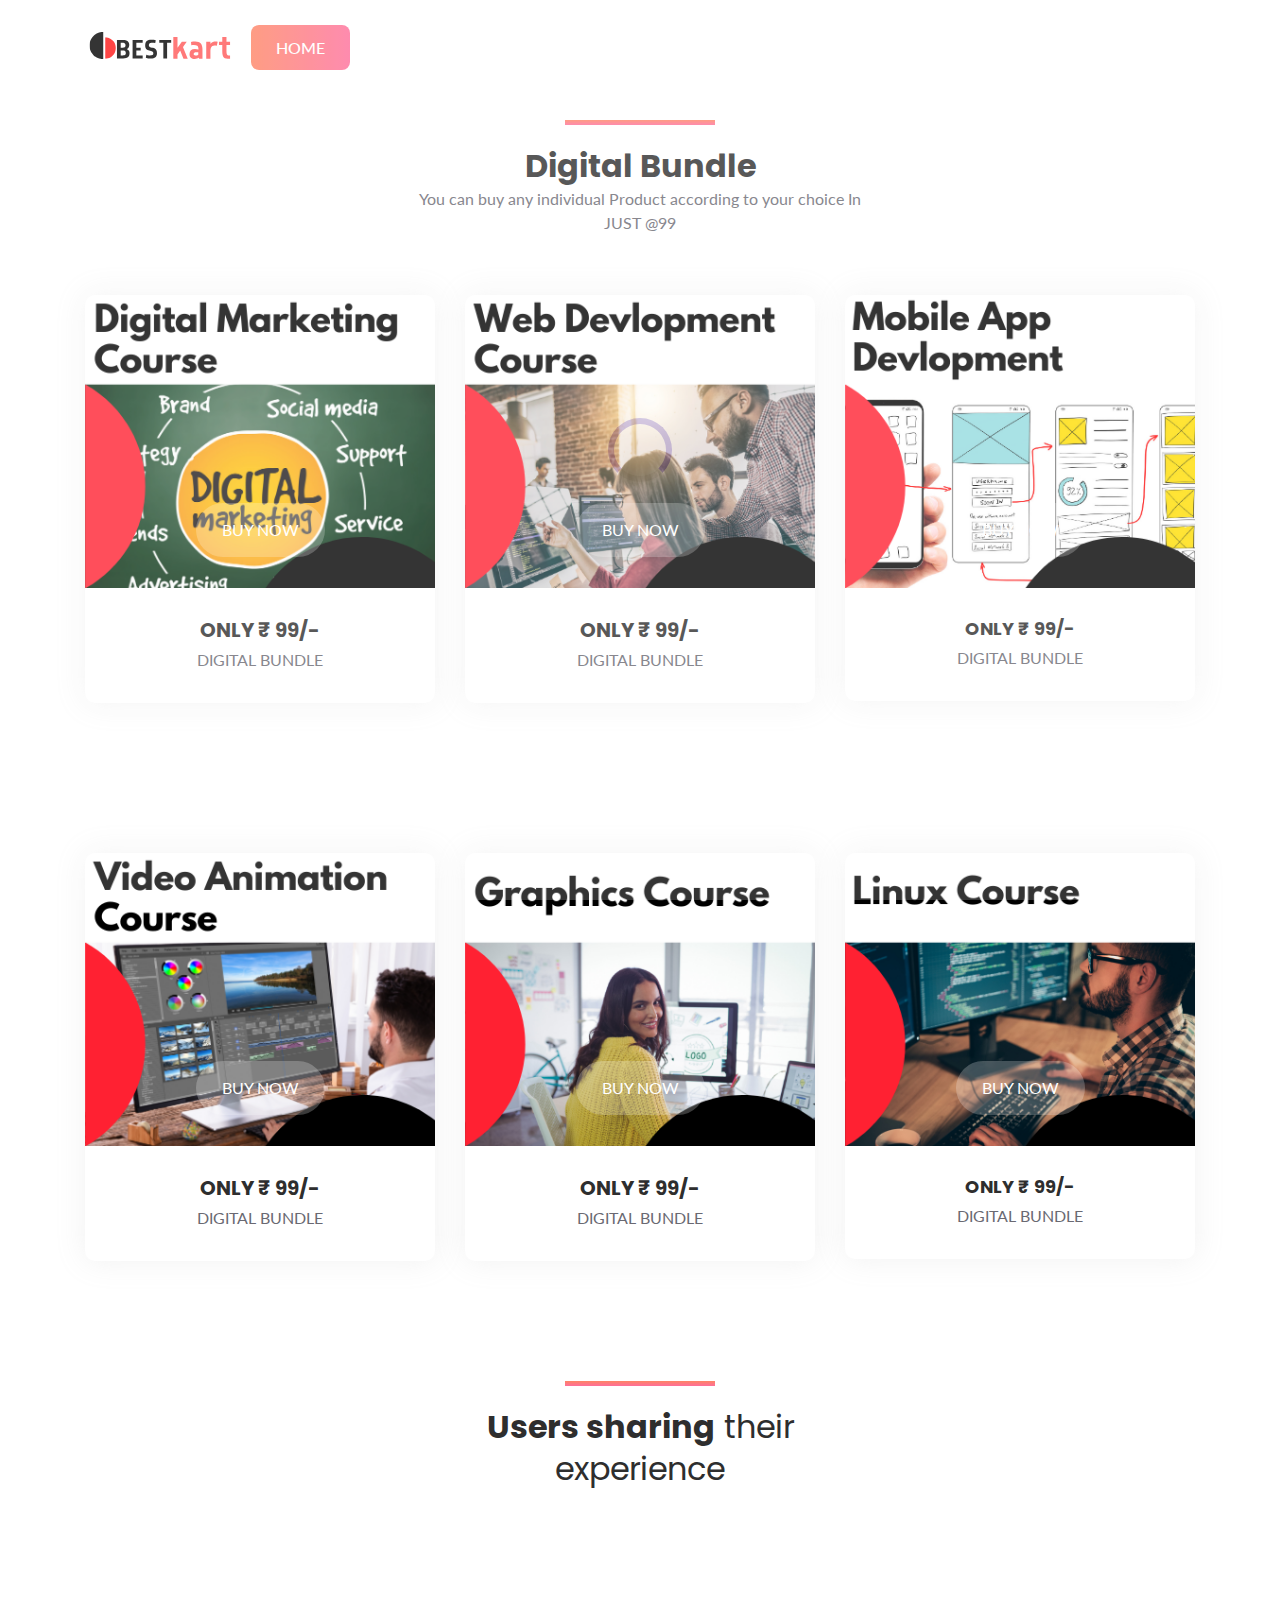
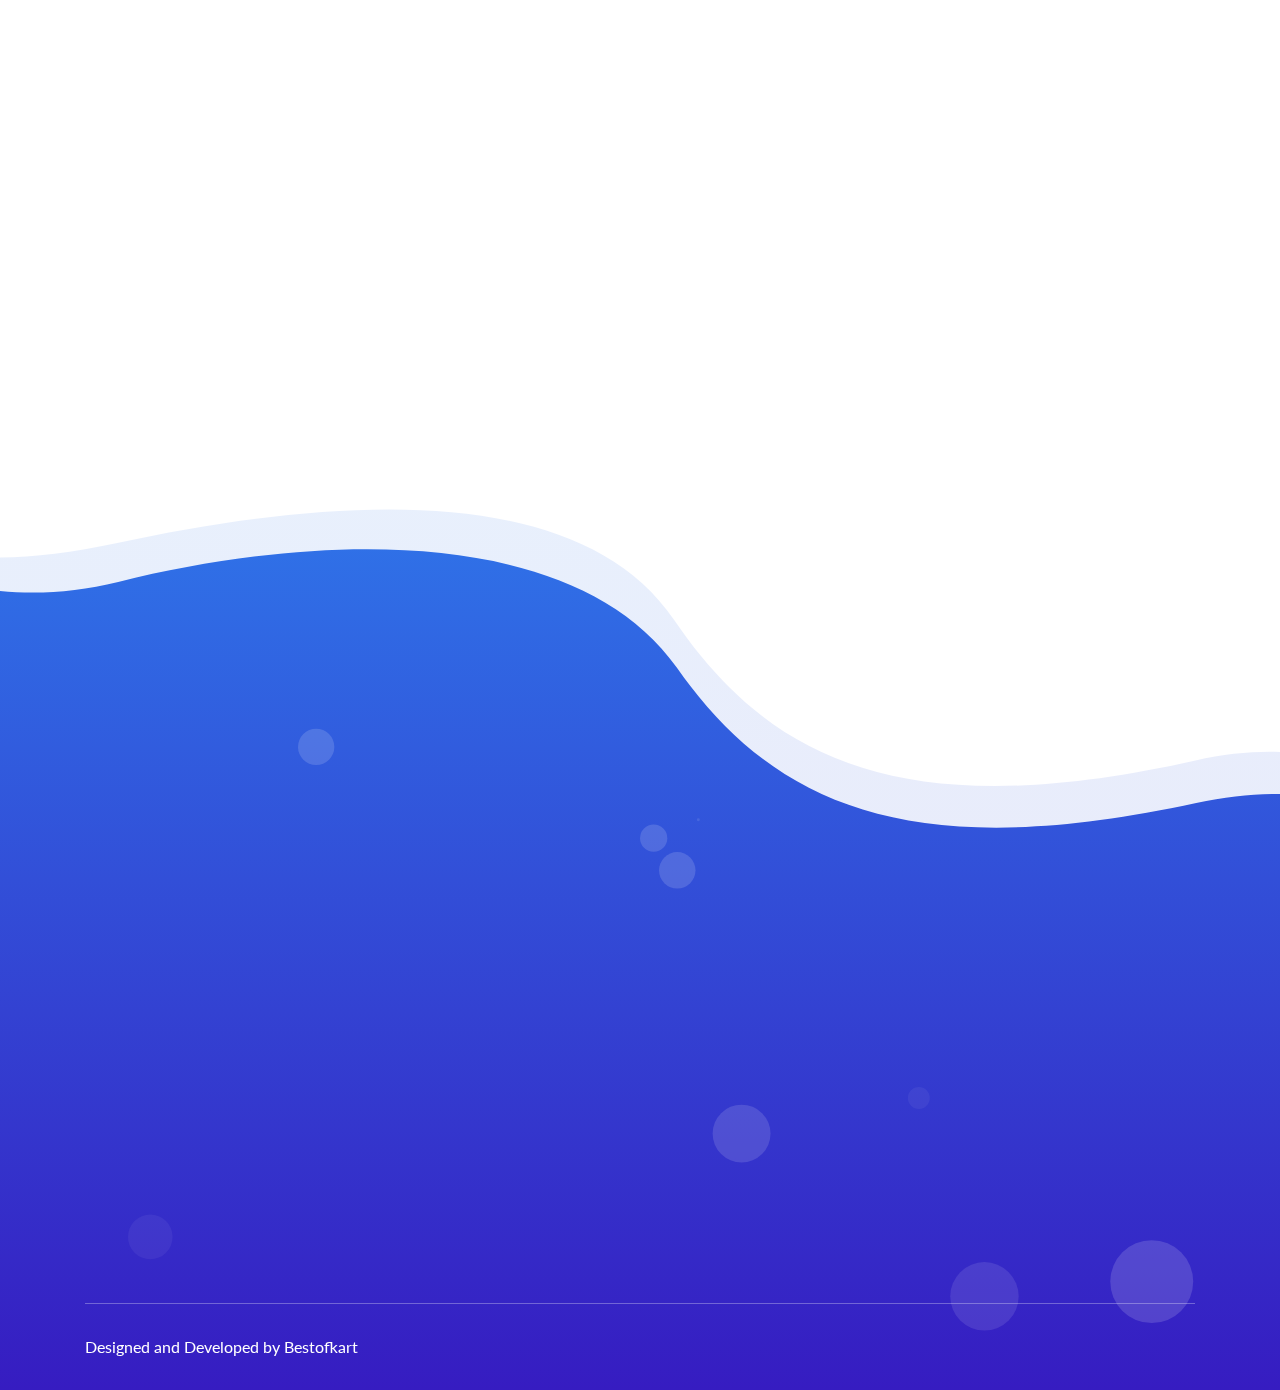
<file: Digital Bundle Products.html>
<!doctype html>
<html class="no-js" lang="en">

<head>
    <meta charset="utf-8">
    
    <!--====== Title ======-->
    <title>Best Of Kart - Digital Bundle</title>
    
    <meta name="description" content="">
    <meta name="viewport" content="width=device-width, initial-scale=1">

    <!--====== Favicon Icon ======-->
    <link rel="shortcut icon" href="assets/images/favicon.png" type="image/png">
        
    <!--====== Animate CSS ======-->
    <link rel="stylesheet" href="assets/css/animate.css">
        
    <!--====== Magnific Popup CSS ======-->
    <link rel="stylesheet" href="assets/css/magnific-popup.css">
        
    <!--====== Slick CSS ======-->
    <link rel="stylesheet" href="assets/css/slick.css">
        
    <!--====== Line Icons CSS ======-->
    <link rel="stylesheet" href="assets/css/LineIcons.css">
        
    <!--====== Font Awesome CSS ======-->
    <link rel="stylesheet" href="assets/css/font-awesome.min.css">
        
    <!--====== Bootstrap CSS ======-->
    <link rel="stylesheet" href="assets/css/bootstrap.min.css">
    
    <!--====== Default CSS ======-->
    <link rel="stylesheet" href="assets/css/default.css">
    
    <!--====== Style CSS ======-->
    <link rel="stylesheet" href="assets/css/style.css">
    
   <!-- Global site tag (gtag.js) - Google Analytics -->
<script async src="https://www.googletagmanager.com/gtag/js?id=G-82VGDZHQCM"></script>
<script>
  window.dataLayer = window.dataLayer || [];
  function gtag(){dataLayer.push(arguments);}
  gtag('js', new Date());

  gtag('config', 'G-82VGDZHQCM');
</script>
    
    <!-- Facebook Pixel Code -->
<script>
  !function(f,b,e,v,n,t,s)
  {if(f.fbq)return;n=f.fbq=function(){n.callMethod?
  n.callMethod.apply(n,arguments):n.queue.push(arguments)};
  if(!f._fbq)f._fbq=n;n.push=n;n.loaded=!0;n.version='2.0';
  n.queue=[];t=b.createElement(e);t.async=!0;
  t.src=v;s=b.getElementsByTagName(e)[0];
  s.parentNode.insertBefore(t,s)}(window, document,'script',
  'https://connect.facebook.net/en_US/fbevents.js');
  fbq('init', '410897303509510');
  fbq('track', 'PageView');
</script>
<noscript><img height="1" width="1" style="display:none"
  src="https://www.facebook.com/tr?id=410897303509510&ev=PageView&noscript=1"
/></noscript>
<!-- End Facebook Pixel Code -->
    
</head>

<body>
    <!--[if IE]>
    <p class="browserupgrade">You are using an <strong>outdated</strong> browser. Please <a href="https://browsehappy.com/">upgrade your browser</a> to improve your experience and security.</p>
  <![endif]-->    
   
   
    <!--====== PRELOADER PART START ======-->

    <div class="preloader">
        <div class="loader">
            <div class="ytp-spinner">
                <div class="ytp-spinner-container">
                    <div class="ytp-spinner-rotator">
                        <div class="ytp-spinner-left">
                            <div class="ytp-spinner-circle"></div>
                        </div>
                        <div class="ytp-spinner-right">
                            <div class="ytp-spinner-circle"></div>
                        </div>
                    </div>
                </div>
            </div>
        </div>
    </div>

    <!--====== PRELOADER PART ENDS ======-->
    
    <!--====== HEADER PART START ======-->
    
    <header class="header-area">
        <div class="navbar-area">
            <div class="container">
                <div class="row">
                    <div class="col-lg-12">
                        <nav class="navbar navbar-expand-lg">
                            <a class="navbar-brand" href="index.html">
                                <img src="assets/images/logo-2.svg" alt="Logo">
                            </a>
                            <!--button class="navbar-toggler" type="button" data-toggle="collapse" data-target="#navbarSupportedContent" aria-controls="navbarSupportedContent" aria-expanded="false" aria-label="Toggle navigation">
                                <span class="toggler-icon"></span>
                                <span class="toggler-icon"></span>
                                <span class="toggler-icon"></span>
                            </button>

                            <div class="collapse navbar-collapse sub-menu-bar" id="navbarSupportedContent">
                                <ul id="nav" class="navbar-nav ml-auto">
                                    <li class="nav-item active">
                                        <a class="page-scroll" href="#home">Home</a>
                                    </li>
                                    <li class="nav-item">
                                        <a class="page-scroll" href="#about">Products</a>
                                    </li>
                                    <li class="nav-item">
                                        <a class="page-scroll" href="#features">How</a>
                                    </li>
                                    <li class="nav-item">
                                        <a class="page-scroll" href="#facts">Why</a>
                                    </li>
                                    <!--li class="nav-item">
                                        <a class="page-scroll" href="#team">Team</a>
                                    </li>
                                    <li class="nav-item">
                                        <a class="page-scroll" href="#blog">Blog</a>
                                    </li-->
                                </ul>
                            </div--> <!-- navbar collapse -->
                            
                            <div class="navbar-btn d-none d-sm-inline-block">
                                <a class="main-btn" data-scroll-nav="0" href="index.html">HOME</a>
                            </div>
                        </nav> <!-- navbar -->
                    </div>
                </div> <!-- row -->
            </div> <!-- container -->
        </div> <!-- navbar area -->
        
      <!--====== TEAM PART START ======-->
    
    <section id="team" class="team-area pt-120">
        <div class="container">
            <div class="row justify-content-center">
                <div class="col-lg-5">
                    <div class="section-title text-center pb-30">
                        <div class="line m-auto"></div>
                        <h3 class="title"><span></span>Digital Bundle</h3>
                        <h7>You can buy any individual Product according to your choice In JUST @99 </h7>
                    </div> 
                </div>
            </div> 
            <div class="row justify-content-center">
                <div class="col-lg-4 col-md-7 col-sm-8">
                    <div class="single-team text-center mt-30 wow fadeIn" data-wow-duration="1s" data-wow-delay="0.2s">
                        <div class="team-image">
                            <img src="assets/images/3.png" alt="Team">
                            <div class="social">
                                <ul>
                                    <li><a href="https://rzp.io/l/u7sJy0t42"><h7 class="holder-name">BUY NOW</h7></a>
                                   </li>
                                </ul>
                            </div>
                        </div>
                        <div class="team-content">
                            <h5 class="holder-name"><a href="https://rzp.io/l/u7sJy0t42">ONLY ₹ 99/-</a></h5>
                            <p class="text">DIGITAL BUNDLE</p>
                        </div>
                    </div> 
                </div>
                <div class="col-lg-4 col-md-7 col-sm-8">
                    <div class="single-team text-center mt-30 wow fadeIn" data-wow-duration="1s" data-wow-delay="0.5s">
                        <div class="team-image">
                            <img src="assets/images/5.png" alt="Team">
                            <div class="social">
                                <ul>
                                 <li><a href="https://rzp.io/l/cFgckGMP"><h7 class="holder-name">BUY NOW</h7></a>
                                   </li>
                                </ul>
                            </div>
                        </div>
                        <div class="team-content">
                            <h5 class="holder-name"><a href="https://rzp.io/l/cFgckGMP">ONLY ₹ 99/-</a></h5>
                            <p class="text">DIGITAL BUNDLE</p>
                        </div>
                    </div> 
                </div>
                <div class="col-lg-4 col-md-7 col-sm-8">
                    <div class="single-team text-center mt-30 wow fadeIn" data-wow-duration="1s" data-wow-delay="0.8s">
                        <div class="team-image">
                            <img src="assets/images/7.png" alt="Team">
                            <div class="social">
                                <ul>
                                    <li><a href="https://rzp.io/l/mbcfYWcBKJ"><h7 class="holder-name">BUY NOW</h7></a>
                                   </li>
                                </ul>
                            </div>
                        </div>
                        <div class="team-content">
                            <h5 class="holder-name"><a href="https://rzp.io/l/mbcfYWcBKJ"></a>ONLY ₹ 99/-</h5>
                            <p class="text">DIGITAL BUNDLE</p>
                        </div>
                    </div> 
                </div>
            </div> 
        </div> 
    </section>
    
    <!--====== TEAM PART ENDS ======-->
    
     <!--====== TEAM PART row 2 START ======-->
    
    <section id="team" class="team-area pt-120">
        <div class="container">
            <div class="row justify-content-center">
                <div class="col-lg-5">
                </div>
            </div> 
            <div class="row justify-content-center">
                <div class="col-lg-4 col-md-7 col-sm-8">
                    <div class="single-team text-center mt-30 wow fadeIn" data-wow-duration="1s" data-wow-delay="0.2s">
                        <div class="team-image">
                            <img src="assets/images/4.png" alt="Team">
                            <div class="social">
                                <ul>
                                    <li><a href="https://rzp.io/l/ATaBfmcV7"><h7 class="holder-name">BUY NOW</h7></a>
                                   </li>
                                </ul>
                            </div>
                        </div>
                        <div class="team-content">
                            <h5 class="holder-name"><a href="https://rzp.io/l/ATaBfmcV7">ONLY ₹ 99/-</a></h5>
                            <p class="text">DIGITAL BUNDLE</p>
                        </div>
                    </div> 
                </div>
                <div class="col-lg-4 col-md-7 col-sm-8">
                    <div class="single-team text-center mt-30 wow fadeIn" data-wow-duration="1s" data-wow-delay="0.5s">
                        <div class="team-image">
                            <img src="assets/images/1.png" alt="Team">
                            <div class="social">
                                <ul>
                                 <li><a href="https://rzp.io/l/OuftZD9Pr"><h7 class="holder-name">BUY NOW</h7></a>
                                   </li>
                                </ul>
                            </div>
                        </div>
                        <div class="team-content">
                            <h5 class="holder-name"><a href="https://rzp.io/l/OuftZD9Pr">ONLY ₹ 99/-</a></h5>
                            <p class="text">DIGITAL BUNDLE</p>
                        </div>
                    </div> 
                </div>
                <div class="col-lg-4 col-md-7 col-sm-8">
                    <div class="single-team text-center mt-30 wow fadeIn" data-wow-duration="1s" data-wow-delay="0.8s">
                        <div class="team-image">
                            <img src="assets/images/8.png" alt="Team">
                            <div class="social">
                                <ul>
                                    <li><a href="https://rzp.io/l/zcMgVRMK"><h7 class="holder-name">BUY NOW</h7></a>
                                   </li>
                                </ul>
                            </div>
                        </div>
                        <div class="team-content">
                            <h5 class="holder-name"><a href="https://rzp.io/l/zcMgVRMK"></a>ONLY ₹ 99/-</h5>
                            <p class="text">DIGITAL BUNDLE</p>
                        </div>
                    </div> 
                </div>
            </div> 
        </div> 
    </section>
    
    <!--====== TEAM PART ENDS ======-->
    
    <!--====== TESTIMONIAL PART START ======-->
    
    <section id="testimonial" class="testimonial-area pt-120">
        <div class="container">
            <div class="row justify-content-center">
                <div class="col-lg-5">
                    <div class="section-title text-center pb-40">
                        <div class="line m-auto"></div>
                        <h3 class="title">Users sharing<span> their experience</span></h3>
                    </div> <!-- section title -->
                </div>
            </div> <!-- row -->
            <div class="row testimonial-active wow fadeInUpBig" data-wow-duration="1s" data-wow-delay="0.8s">
                <div class="col-lg-4">
                    <div class="single-testimonial">
                        <div class="testimonial-review d-flex align-items-center justify-content-between">
                            <div class="quota">
                                <i class="lni-quotation"></i>
                            </div>
                            <div class="star">
                                <ul>
                                    <li><i class="lni-star-filled"></i></li>
                                    <li><i class="lni-star-filled"></i></li>
                                    <li><i class="lni-star-filled"></i></li>
                                    <li><i class="lni-star-filled"></i></li>
                                    <li><i class="lni-star-filled"></i></li>
                                </ul>
                            </div>
                        </div>
                        <div class="testimonial-text">
                            <p class="text">Sure Bro, I Have Honestly got Someting which i believe i could have never got at such low price, quality product plus trust is what i can name this deal</p>
                        </div>
                        <div class="testimonial-author d-flex align-items-center">
                            <div class="author-image">
                                <img class="shape" src="assets/images/textimonial-shape.svg" alt="shape">
                                <img class="author" src="assets/images/author-1.png" alt="author">
                            </div>
                            <div class="author-content media-body">
                                <h6 class="holder-name">Ayush Sharma</h6>
                                <p class="text">1/6/2021</p>
                            </div>
                        </div>
                    </div> <!-- single testimonial -->
                </div>
                <div class="col-lg-4">
                    <div class="single-testimonial">
                        <div class="testimonial-review d-flex align-items-center justify-content-between">
                            <div class="quota">
                                <i class="lni-quotation"></i>
                            </div>
                            <div class="star">
                                <ul>
                                    <li><i class="lni-star-filled"></i></li>
                                    <li><i class="lni-star-filled"></i></li>
                                    <li><i class="lni-star-filled"></i></li>
                                    <li><i class="lni-star-filled"></i></li>
                                    <li><i class="lni-star-filled"></i></li>
                                </ul>
                            </div>
                        </div>
                        <div class="testimonial-text">
                            <p class="text">The best bundle Ever!
                                Made my life even more amazing Excellent Product, Service &amp; Response at Lowesr Price</p>
                        </div>
                        <div class="testimonial-author d-flex align-items-center">
                            <div class="author-image">
                                <img class="shape" src="assets/images/textimonial-shape.svg" alt="shape">
                                <img class="author" src="assets/images/author-2.png" alt="author">
                            </div>
                            <div class="author-content media-body">
                                <h6 class="holder-name">Pinaki Priyadarsini</h6>
                                <p class="text">1/9/2021</p>
                            </div>
                        </div>
                    </div> <!-- single testimonial -->
                </div>
                <div class="col-lg-4">
                    <div class="single-testimonial">
                        <div class="testimonial-review d-flex align-items-center justify-content-between">
                            <div class="quota">
                                <i class="lni-quotation"></i>
                            </div>
                            <div class="star">
                                <ul>
                                    <li><i class="lni-star-filled"></i></li>
                                    <li><i class="lni-star-filled"></i></li>
                                    <li><i class="lni-star-filled"></i></li>
                                    <li><i class="lni-star-filled"></i></li>
                                    <li><i class="lni-star-filled"></i></li>
                                </ul>
                            </div>
                        </div>
                        <div class="testimonial-text">
                            <p class="text">Excellent Product at such low Price Thanks Bestofkart team</p>
                        </div>
                        <div class="testimonial-author d-flex align-items-center">
                            <div class="author-image">
                                <img class="shape" src="assets/images/textimonial-shape.svg" alt="shape">
                                <img class="author" src="assets/images/author-3.png" alt="author">
                            </div>
                            <div class="author-content media-body">
                                <h6 class="holder-name">Jaginder Singh</h6>
                                <p class="text">1/10/2021</p>
                            </div>
                        </div>
                    </div> <!-- single testimonial -->
                </div>
                <div class="col-lg-4">
                    <div class="single-testimonial">
                        <div class="testimonial-review d-flex align-items-center justify-content-between">
                            <div class="quota">
                                <i class="lni-quotation"></i>
                            </div>
                            <div class="star">
                                <ul>
                                    <li><i class="lni-star-filled"></i></li>
                                    <li><i class="lni-star-filled"></i></li>
                                    <li><i class="lni-star-filled"></i></li>
                                    <li><i class="lni-star-filled"></i></li>
                                    <li><i class="lni-star-filled"></i></li>
                                </ul>
                            </div>
                        </div>
                        <div class="testimonial-text">
                            <p class="text">Working Great Sir thanks. Got Immedite download Link Easy Use thanks For Helping</p>
                        </div>
                        <div class="testimonial-author d-flex align-items-center">
                            <div class="author-image">
                                <img class="shape" src="assets/images/textimonial-shape.svg" alt="shape">
                                <img class="author" src="assets/images/author-2.png" alt="author">
                            </div>
                            <div class="author-content media-body">
                                <h6 class="holder-name">Rohit Verma</h6>
                                <p class="text">1/14/2021</p>
                            </div>
                        </div>
                    </div> <!-- single testimonial -->
                </div>
            </div> <!-- row -->
        </div> <!-- container -->
    </section>
    
    <!--====== TESTIMONIAL PART ENDS ======-->
    
    <!--====== FOOTER PART START ======-->
    
    <footer id="footer" class="footer-area pt-120">
        <div class="container">
            <div class="subscribe-area wow fadeIn" data-wow-duration="1s" data-wow-delay="0.5s">
                <div class="row">
                    <div class="col-lg-6">
                        <div class="subscribe-content mt-45">
                            <h2 class="subscribe-title">Subscribe Our Newsletter <span>get reguler updates</span></h2>
                        </div>
                    </div>
                    <div class="col-lg-6">
                        <div class="subscribe-form mt-50">
                            <form action="#">
                                <input type="text" placeholder="Enter eamil">
                                <button class="main-btn">Subscribe</button>
                            </form>
                        </div>
                    </div>
                 </div> <!-- row -->
            </div> <!-- subscribe area -->
            <div class="footer-widget pb-100">
                <div class="row">
                    <div class="col-lg-4 col-md-6 col-sm-8">
                        <div class="footer-about mt-50 wow fadeIn" data-wow-duration="1s" data-wow-delay="0.2s">
                            <a class="logo" href="#">
                                <img src="assets/images/mylogo.svg" alt="logo">
                            </a>
                            <p class="text">We’re constantly looking for ways to make our lives easier, and BESTOFKART is the firm that nails it. Since YEAR FOUNDED, people all over the world have benefited from our easy-to-use Softwares. It’s been changing lives more than ever before — giving users the chance to explore the wide range of options at their disposal.</p>
                            <ul class="social">
                                <li><a href="#"><i class="lni-facebook-filled"></i></a></li>
                                <li><a href="#"><i class="lni-twitter-filled"></i></a></li>
                                <li><a href="#"><i class="lni-instagram-filled"></i></a></li>
                                <li><a href="#"><i class="lni-linkedin-original"></i></a></li>
                            </ul>
                        </div> <!-- footer about -->
                    </div>
                    <div class="col-lg-5 col-md-7 col-sm-7">
                        <div class="footer-link d-flex mt-50 justify-content-md-between">
                            <div class="link-wrapper wow fadeIn" data-wow-duration="1s" data-wow-delay="0.4s">
                                <div class="footer-title">
                                    <h4 class="title">Quick Link</h4>
                                </div>
                                <ul class="link">
                                    <li><a href="#">Products</a></li>
                                    <li><a href="Privacy%20Policy.html">Privacy Policy</a></li>
                                    <li><a href="Refund%20Policy.html">Refund Policy</a></li>
                                    <li><a href="Terms%20and%20Conditions.html">Terms of Service</a></li>
                                </ul>
                            </div> <!-- footer wrapper -->
                            <!--div class="link-wrapper wow fadeIn" data-wow-duration="1s" data-wow-delay="0.6s">
                                <div class="footer-title">
                                    <h4 class="title">Resources</h4>
                                </div>
                                <ul class="link">
                                    <li><a href="#">Home</a></li>
                                    <li><a href="#about">Products</a></li>
                                    <li><a href="#features">How</a></li>
                                    <li><a href="#facts">Why</a></li>
                                </ul>
                            </div> <!-- footer wrapper -->
                        </div> <!-- footer link -->
                    </div>
                    <div class="col-lg-3 col-md-5 col-sm-5">
                        <div class="footer-contact mt-50 wow fadeIn" data-wow-duration="1s" data-wow-delay="0.8s">
                            <div class="footer-title">
                                <h4 class="title">Contact Us</h4>
                            </div>
                            <ul class="contact">
                                <li>+917303116387</li>
                                <li>info@gmail.com</li>
                                <li>www.bestofkart.com</li>
                            </ul>
                        </div> <!-- footer contact -->
                    </div>
                </div> <!-- row -->
            </div> <!-- footer widget -->
            <div class="footer-copyright">
                <div class="row">
                    <div class="col-lg-12">
                        <div class="copyright d-sm-flex justify-content-between">
                            <div class="copyright-content">
                                <p class="text">Designed and Developed by <a href="https://bestofkart.com" rel="nofollow">Bestofkart</a></p>
                            </div> <!-- copyright content -->
                        </div> <!-- copyright -->
                    </div>
                </div> <!-- row -->
            </div> <!-- footer copyright -->
        </div> <!-- container -->
        <div id="particles-2"></div>
    </footer>
    
    <!--====== FOOTER PART ENDS ======-->
    
    <!--====== BACK TOP TOP PART START ======-->

    <a href="#" class="back-to-top"><i class="lni-chevron-up"></i></a>

    <!--====== BACK TOP TOP PART ENDS ======-->   
    
    <!--====== PART START ======-->
    
<!--
    <section class="">
        <div class="container">
            <div class="row">
                <div class="col-lg-"></div>
            </div>
        </div>
    </section>
-->
    
    <!--====== PART ENDS ======-->




    <!--====== Jquery js ======-->
    <script src="assets/js/vendor/jquery-1.12.4.min.js"></script>
    <script src="assets/js/vendor/modernizr-3.7.1.min.js"></script>
    
    <!--====== Bootstrap js ======-->
    <script src="assets/js/popper.min.js"></script>
    <script src="assets/js/bootstrap.min.js"></script>
    
    <!--====== Plugins js ======-->
    <script src="assets/js/plugins.js"></script>
    
    <!--====== Slick js ======-->
    <script src="assets/js/slick.min.js"></script>
    
    <!--====== Ajax Contact js ======-->
    <script src="assets/js/ajax-contact.js"></script>
    
    <!--====== Counter Up js ======-->
    <script src="assets/js/waypoints.min.js"></script>
    <script src="assets/js/jquery.counterup.min.js"></script>
    
    <!--====== Magnific Popup js ======-->
    <script src="assets/js/jquery.magnific-popup.min.js"></script>
    
    <!--====== Scrolling Nav js ======-->
    <script src="assets/js/jquery.easing.min.js"></script>
    <script src="assets/js/scrolling-nav.js"></script>
    
    <!--====== wow js ======-->
    <script src="assets/js/wow.min.js"></script>
    
    <!--====== Particles js ======-->
    <script src="assets/js/particles.min.js"></script>
    
    <!--====== Main js ======-->
    <script src="assets/js/main.js"></script>
    
</body>

</html>
</file>
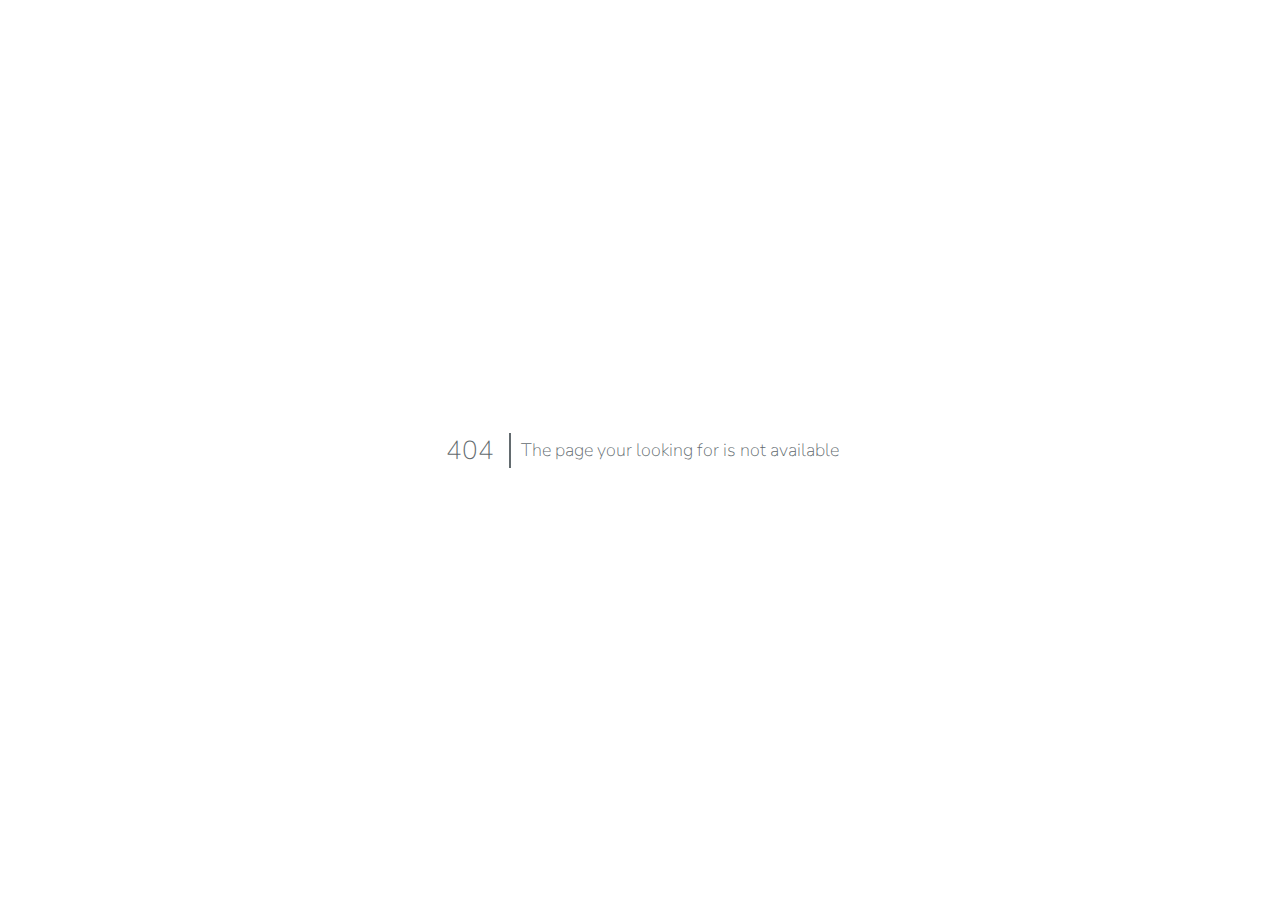
<file: POST.html>
<!DOCTYPE html>
<html lang="en">
<head>
<meta charset="utf-8">
<meta name="viewport" content="width=device-width, initial-scale=1">
<title>Not Found</title>

<link rel="dns-prefetch" href="//fonts.gstatic.com">
<link href="https://fonts.googleapis.com/css?family=Nunito" rel="stylesheet" type="text/css">

<style>
            html, body {
                background-color: #fff;
                color: #636b6f;
                font-family: 'Nunito', sans-serif;
                font-weight: 100;
                height: 100vh;
                margin: 0;
            }

            .full-height {
                height: 100vh;
            }

            .flex-center {
                align-items: center;
                display: flex;
                justify-content: center;
            }

            .position-ref {
                position: relative;
            }

            .code {
                border-right: 2px solid;
                font-size: 26px;
                padding: 0 15px 0 15px;
                text-align: center;
            }

            .message {
                font-size: 18px;
                text-align: center;
            }
        </style>
</head>
<body>
<div class="flex-center position-ref full-height">
<div class="code">
404 </div>
<div class="message" style="padding: 10px;">
The page your looking for is not available </div>
</div>
</body>
</html>
</file>
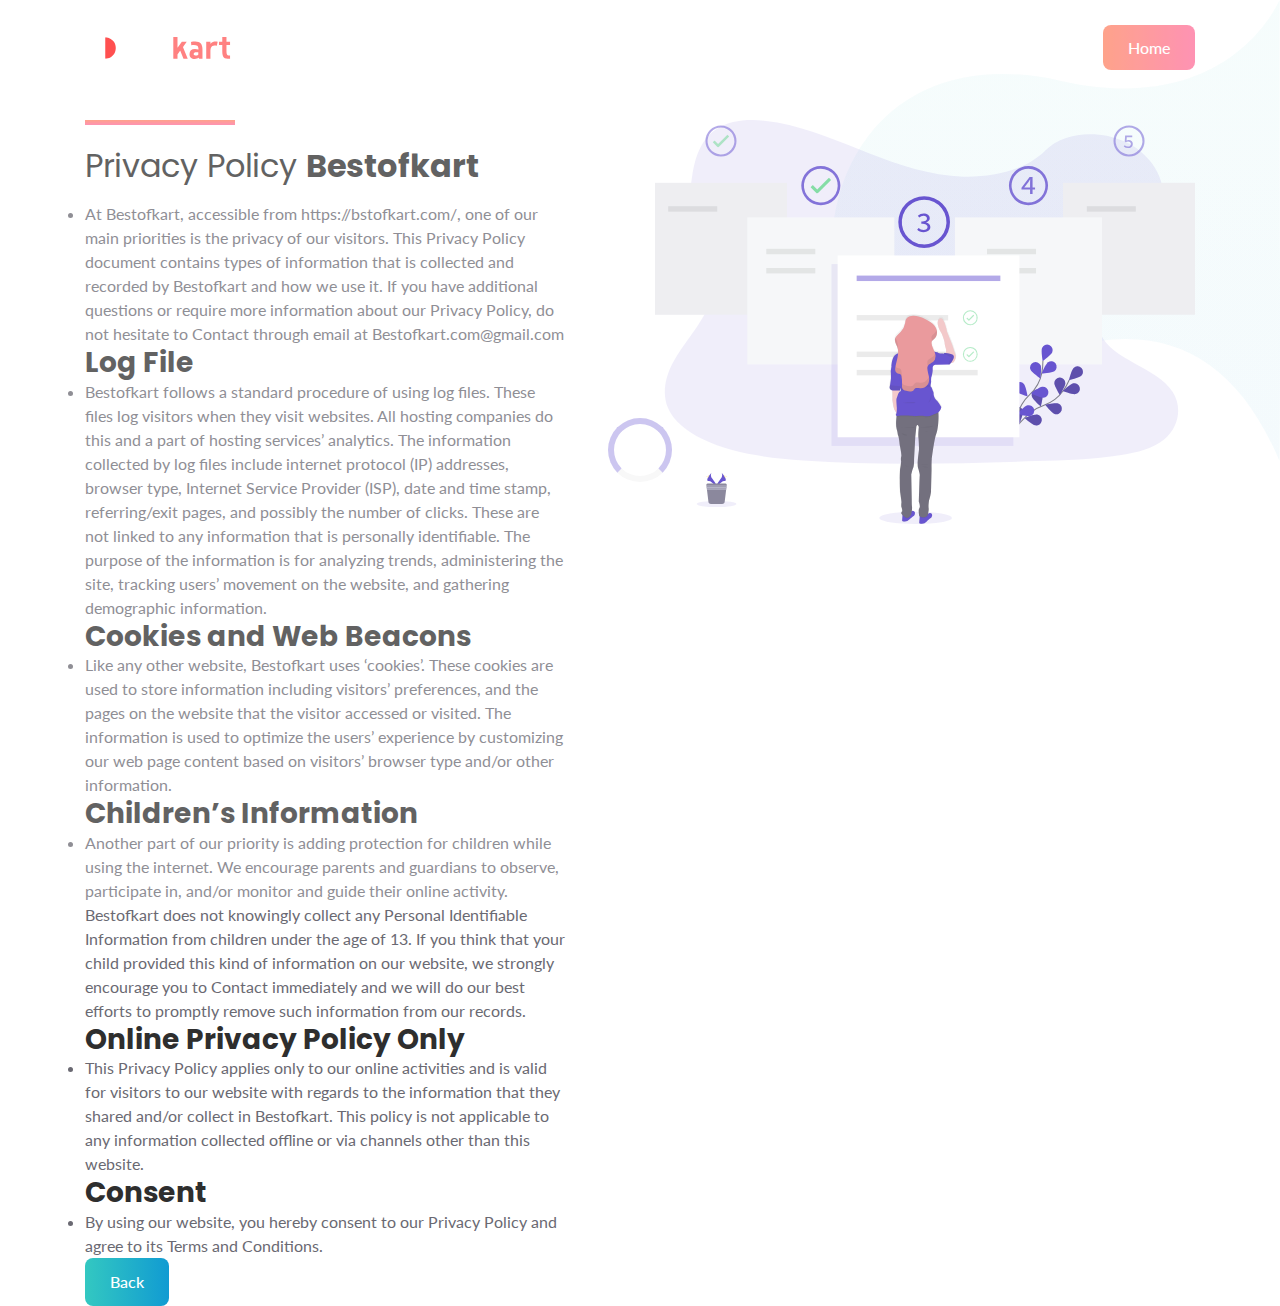
<file: Privacy Policy.html>
<!doctype html>
<html class="no-js" lang="en">

<head>
    <meta charset="utf-8">
    
    <!--====== Title ======-->
    <title>Best Of Kart -Privacy Policy</title>
    
    <meta name="description" content="">
    <meta name="viewport" content="width=device-width, initial-scale=1">

    <!--====== Favicon Icon ======-->
    <link rel="shortcut icon" href="assets/images/favicon.png" type="image/png">
        
    <!--====== Animate CSS ======-->
    <link rel="stylesheet" href="assets/css/animate.css">
        
    <!--====== Magnific Popup CSS ======-->
    <link rel="stylesheet" href="assets/css/magnific-popup.css">
        
    <!--====== Slick CSS ======-->
    <link rel="stylesheet" href="assets/css/slick.css">
        
    <!--====== Line Icons CSS ======-->
    <link rel="stylesheet" href="assets/css/LineIcons.css">
        
    <!--====== Font Awesome CSS ======-->
    <link rel="stylesheet" href="assets/css/font-awesome.min.css">
        
    <!--====== Bootstrap CSS ======-->
    <link rel="stylesheet" href="assets/css/bootstrap.min.css">
    
    <!--====== Default CSS ======-->
    <link rel="stylesheet" href="assets/css/default.css">
    
    <!--====== Style CSS ======-->
    <link rel="stylesheet" href="assets/css/style.css">
    
</head>

<body>
    <!--[if IE]>
    <p class="browserupgrade">You are using an <strong>outdated</strong> browser. Please <a href="https://browsehappy.com/">upgrade your browser</a> to improve your experience and security.</p>
  <![endif]-->    
   
   
    <!--====== PRELOADER PART START ======-->

    <div class="preloader">
        <div class="loader">
            <div class="ytp-spinner">
                <div class="ytp-spinner-container">
                    <div class="ytp-spinner-rotator">
                        <div class="ytp-spinner-left">
                            <div class="ytp-spinner-circle"></div>
                        </div>
                        <div class="ytp-spinner-right">
                            <div class="ytp-spinner-circle"></div>
                        </div>
                    </div>
                </div>
            </div>
        </div>
    </div>

    <!--====== PRELOADER PART ENDS ======-->
    
    <!--====== HEADER PART START ======-->
    
    <header class="header-area">
        <div class="navbar-area">
            <div class="container">
                <div class="row">
                    <div class="col-lg-12">
                        <nav class="navbar navbar-expand-lg">
                            <a class="navbar-brand" href="index.html">
                                <img src="assets/images/mylogo.svg" alt="Logo">
                            </a>
                            <button class="navbar-toggler" type="button" data-toggle="collapse" data-target="#navbarSupportedContent" aria-controls="navbarSupportedContent" aria-expanded="false" aria-label="Toggle navigation">
                                <span class="toggler-icon"></span>
                                <span class="toggler-icon"></span>
                                <span class="toggler-icon"></span>
                            </button>

                            <div class="collapse navbar-collapse sub-menu-bar" id="navbarSupportedContent">
                                <ul id="nav" class="navbar-nav ml-auto">
                                    <li class="nav-item active">
                                        <a class="page-scroll" href="index.html">Home</a>
                                    </li>
                                    <li class="nav-item">
                                        <a class="page-scroll" href="Refund%20Policy.html">Refund Policy</a>
                                    </li>
                                    <li class="nav-item">
                                        <a class="page-scroll" href="Terms%20and%20Conditions.html">Terms And Condition</a>
                                    </li>
                                  
                                    <!--li class="nav-item">
                                        <a class="page-scroll" href="#team">Team</a>
                                    </li>
                                    <li class="nav-item">
                                        <a class="page-scroll" href="#blog">Blog</a>
                                    </li-->
                                </ul>
                            </div> <!-- navbar collapse -->
                            
                            <div class="navbar-btn d-none d-sm-inline-block">
                                <a class="main-btn" data-scroll-nav="0" href="index.html">Home</a>
                            </div>
                        </nav> <!-- navbar -->
                    </div>
                </div> <!-- row -->
            </div> <!-- container -->
        </div> <!-- navbar area -->
    

    <!--====== ABOUT PART START ======-->
    
    <section class="about-area pt-70">
        <div class="container">
            <div class="row">
                <div class="col-lg-6">
                    <div class="about-content mt-50 wow fadeInLeftBig" data-wow-duration="1s" data-wow-delay="0.5s">
                        <div class="section-title">
                            <div class="line"></div>
                            <h3 class="title"><span>Privacy Policy </span> Bestofkart</h3>
                        </div> <!-- section title -->
                        <p class="text">
                            <li>At Bestofkart, accessible from https://bstofkart.com/, one of our main priorities is the privacy of our visitors. This Privacy Policy document contains types of information that is collected and recorded by Bestofkart and how we use it.
                            If you have additional questions or require more information about our Privacy Policy, do not hesitate to Contact through email at Bestofkart.com@gmail.com</li>
                            
                            <h3 class="title">Log File</h3>

                            <li>Bestofkart follows a standard procedure of using log files. These files log visitors when they visit websites. All hosting companies do this and a part of hosting services’ analytics. The information collected by log files include internet protocol (IP) addresses, browser type, Internet Service Provider (ISP), date and time stamp, referring/exit pages, and possibly the number of clicks. These are not linked to any information that is personally identifiable. The purpose of the information is for analyzing trends, administering the site, tracking users’ movement on the website, and gathering demographic information.</li>
                        
                        <h3 class="title">Cookies and Web Beacons</h3>
                        
                        
                            <li>Like any other website, Bestofkart uses ‘cookies’. These cookies are used to store information including visitors’ preferences, and the pages on the website that the visitor accessed or visited. The information is used to optimize the users’ experience by customizing our web page content based on visitors’ browser type and/or other information.</li>
                        <h3 class="title">Children’s Information</h3>
                        
                            <li>Another part of our priority is adding protection for children while using the internet. We encourage parents and guardians to observe, participate in, and/or monitor and guide their online activity.

Bestofkart does not knowingly collect any Personal Identifiable Information from children under the age of 13. If you think that your child provided this kind of information on our website, we strongly encourage you to Contact immediately and we will do our best efforts to promptly remove such information from our records.
                        </li>
                        
                        <h3 class="title">Online Privacy Policy Only</h3>
                                <li>This Privacy Policy applies only to our online activities and is valid for visitors to our website with regards to the information that they shared and/or collect in Bestofkart. This policy is not applicable to any information collected offline or via channels other than this website.</li>
                        <h3 class="title">Consent</h3>
                        <li>By using our website, you hereby consent to our Privacy Policy and agree to its Terms and Conditions.</li>
                    </div> <!-- about content -->
                    <a href="index.html" class="main-btn">Back</a>
                </div>
                <div class="col-lg-6">
                    <div class="about-image text-center mt-50 wow fadeInRightBig" data-wow-duration="1s" data-wow-delay="0.5s">
                        <img src="assets/images/about3.svg" alt="about">
                    </div> <!-- about image -->
                </div>
            </div> <!-- row -->
        </div> <!-- container -->
        <div class="about-shape-1">
            <img src="assets/images/about-shape-1.svg" alt="shape">
        </div>
    </section>
        
    <!--====== Jquery js ======-->
    <script src="assets/js/vendor/jquery-1.12.4.min.js"></script>
    <script src="assets/js/vendor/modernizr-3.7.1.min.js"></script>
    
    <!--====== Bootstrap js ======-->
    <script src="assets/js/popper.min.js"></script>
    <script src="assets/js/bootstrap.min.js"></script>
    
    <!--====== Plugins js ======-->
    <script src="assets/js/plugins.js"></script>
    
    <!--====== Slick js ======-->
    <script src="assets/js/slick.min.js"></script>
    
    <!--====== Ajax Contact js ======-->
    <script src="assets/js/ajax-contact.js"></script>
    
    <!--====== Counter Up js ======-->
    <script src="assets/js/waypoints.min.js"></script>
    <script src="assets/js/jquery.counterup.min.js"></script>
    
    <!--====== Magnific Popup js ======-->
    <script src="assets/js/jquery.magnific-popup.min.js"></script>
    
    <!--====== Scrolling Nav js ======-->
    <script src="assets/js/jquery.easing.min.js"></script>
    <script src="assets/js/scrolling-nav.js"></script>
    
    <!--====== wow js ======-->
    <script src="assets/js/wow.min.js"></script>
    
    <!--====== Particles js ======-->
    <script src="assets/js/particles.min.js"></script>
    
    <!--====== Main js ======-->
    <script src="assets/js/main.js"></script>
    
</body>

</html>
</file>
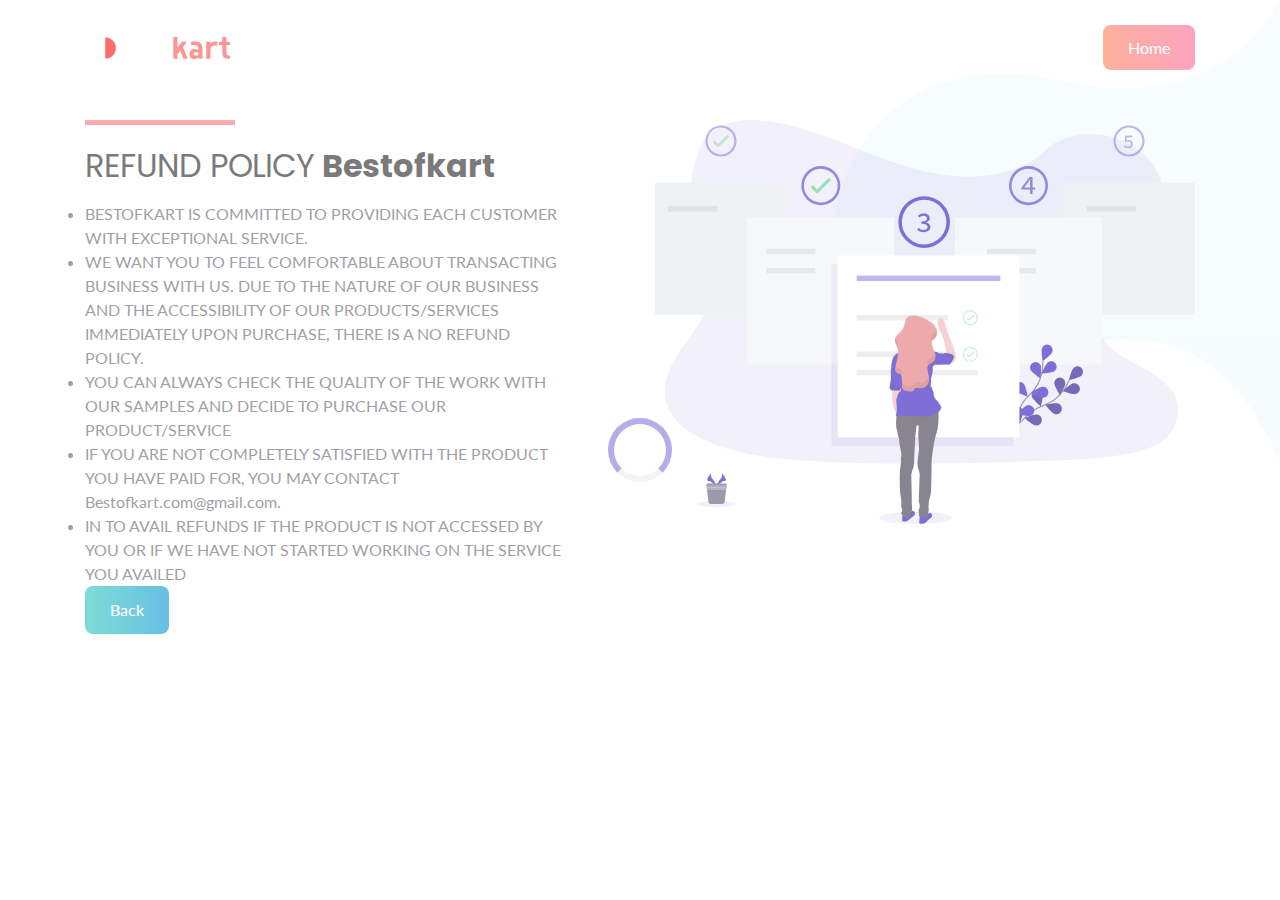
<file: Refund Policy.html>
<!doctype html>
<html class="no-js" lang="en">

<head>
    <meta charset="utf-8">
    
    <!--====== Title ======-->
    <title>Best Of Kart - Refund Policy</title>
    
    <meta name="description" content="">
    <meta name="viewport" content="width=device-width, initial-scale=1">

    <!--====== Favicon Icon ======-->
    <link rel="shortcut icon" href="assets/images/favicon.png" type="image/png">
        
    <!--====== Animate CSS ======-->
    <link rel="stylesheet" href="assets/css/animate.css">
        
    <!--====== Magnific Popup CSS ======-->
    <link rel="stylesheet" href="assets/css/magnific-popup.css">
        
    <!--====== Slick CSS ======-->
    <link rel="stylesheet" href="assets/css/slick.css">
        
    <!--====== Line Icons CSS ======-->
    <link rel="stylesheet" href="assets/css/LineIcons.css">
        
    <!--====== Font Awesome CSS ======-->
    <link rel="stylesheet" href="assets/css/font-awesome.min.css">
        
    <!--====== Bootstrap CSS ======-->
    <link rel="stylesheet" href="assets/css/bootstrap.min.css">
    
    <!--====== Default CSS ======-->
    <link rel="stylesheet" href="assets/css/default.css">
    
    <!--====== Style CSS ======-->
    <link rel="stylesheet" href="assets/css/style.css">
    
</head>

<body>
    <!--[if IE]>
    <p class="browserupgrade">You are using an <strong>outdated</strong> browser. Please <a href="https://browsehappy.com/">upgrade your browser</a> to improve your experience and security.</p>
  <![endif]-->    
   
   
    <!--====== PRELOADER PART START ======-->

    <div class="preloader">
        <div class="loader">
            <div class="ytp-spinner">
                <div class="ytp-spinner-container">
                    <div class="ytp-spinner-rotator">
                        <div class="ytp-spinner-left">
                            <div class="ytp-spinner-circle"></div>
                        </div>
                        <div class="ytp-spinner-right">
                            <div class="ytp-spinner-circle"></div>
                        </div>
                    </div>
                </div>
            </div>
        </div>
    </div>

    <!--====== PRELOADER PART ENDS ======-->
    
    <!--====== HEADER PART START ======-->
    
    <header class="header-area">
        <div class="navbar-area">
            <div class="container">
                <div class="row">
                    <div class="col-lg-12">
                        <nav class="navbar navbar-expand-lg">
                            <a class="navbar-brand" href="index.html">
                                <img src="assets/images/mylogo.svg" alt="Logo">
                            </a>
                            <button class="navbar-toggler" type="button" data-toggle="collapse" data-target="#navbarSupportedContent" aria-controls="navbarSupportedContent" aria-expanded="false" aria-label="Toggle navigation">
                                <span class="toggler-icon"></span>
                                <span class="toggler-icon"></span>
                                <span class="toggler-icon"></span>
                            </button>

                            <div class="collapse navbar-collapse sub-menu-bar" id="navbarSupportedContent">
                                <ul id="nav" class="navbar-nav ml-auto">
                                    <li class="nav-item active">
                                        <a class="page-scroll" href="index.html">Home</a>
                                    </li>
                                    <li class="nav-item">
                                        <a class="page-scroll" href="Privacy%20Policy.html">Privacy Policy</a>
                                    </li>
                                    <li class="nav-item">
                                        <a class="page-scroll" href="Terms%20and%20Conditions.html">Terms And Condition</a>
                                    </li>
                                  
                                    <!--li class="nav-item">
                                        <a class="page-scroll" href="#team">Team</a>
                                    </li>
                                    <li class="nav-item">
                                        <a class="page-scroll" href="#blog">Blog</a>
                                    </li-->
                                </ul>
                            </div> <!-- navbar collapse -->
                            
                            <div class="navbar-btn d-none d-sm-inline-block">
                                <a class="main-btn" data-scroll-nav="0" href="index.html">Home</a>
                            </div>
                        </nav> <!-- navbar -->
                    </div>
                </div> <!-- row -->
            </div> <!-- container -->
        </div> <!-- navbar area -->
    

    <!--====== ABOUT PART START ======-->
    
    <section class="about-area pt-70">
        <div class="container">
            <div class="row">
                <div class="col-lg-6">
                    <div class="about-content mt-50 wow fadeInLeftBig" data-wow-duration="1s" data-wow-delay="0.5s">
                        <div class="section-title">
                            <div class="line"></div>
                            <h3 class="title"><span>REFUND POLICY</span> Bestofkart</h3>
                        </div> <!-- section title -->
                        <p class="text">
                            <li>BESTOFKART IS COMMITTED TO PROVIDING EACH CUSTOMER WITH EXCEPTIONAL SERVICE.</li>

                            <li>WE WANT YOU TO FEEL COMFORTABLE ABOUT TRANSACTING BUSINESS WITH US. DUE TO THE NATURE OF OUR BUSINESS AND THE ACCESSIBILITY OF OUR PRODUCTS/SERVICES IMMEDIATELY UPON PURCHASE, THERE IS A NO REFUND POLICY.</li>
                            <li>YOU CAN ALWAYS CHECK THE QUALITY OF THE WORK WITH OUR SAMPLES AND DECIDE TO PURCHASE OUR PRODUCT/SERVICE</li>
                            <li>IF YOU ARE NOT COMPLETELY SATISFIED WITH THE PRODUCT YOU HAVE PAID FOR, YOU MAY CONTACT Bestofkart.com@gmail.com.</li>
                                <li>IN TO AVAIL REFUNDS IF THE PRODUCT IS NOT ACCESSED BY YOU OR IF WE HAVE NOT STARTED WORKING ON THE SERVICE YOU AVAILED</li>
                    </div> <!-- about content -->
                    <a href="index.html" class="main-btn">Back</a>
                </div>
                <div class="col-lg-6">
                    <div class="about-image text-center mt-50 wow fadeInRightBig" data-wow-duration="1s" data-wow-delay="0.5s">
                        <img src="assets/images/about3.svg" alt="about">
                    </div> <!-- about image -->
                </div>
            </div> <!-- row -->
        </div> <!-- container -->
        <div class="about-shape-1">
            <img src="assets/images/about-shape-1.svg" alt="shape">
        </div>
    </section>
        
    <!--====== Jquery js ======-->
    <script src="assets/js/vendor/jquery-1.12.4.min.js"></script>
    <script src="assets/js/vendor/modernizr-3.7.1.min.js"></script>
    
    <!--====== Bootstrap js ======-->
    <script src="assets/js/popper.min.js"></script>
    <script src="assets/js/bootstrap.min.js"></script>
    
    <!--====== Plugins js ======-->
    <script src="assets/js/plugins.js"></script>
    
    <!--====== Slick js ======-->
    <script src="assets/js/slick.min.js"></script>
    
    <!--====== Ajax Contact js ======-->
    <script src="assets/js/ajax-contact.js"></script>
    
    <!--====== Counter Up js ======-->
    <script src="assets/js/waypoints.min.js"></script>
    <script src="assets/js/jquery.counterup.min.js"></script>
    
    <!--====== Magnific Popup js ======-->
    <script src="assets/js/jquery.magnific-popup.min.js"></script>
    
    <!--====== Scrolling Nav js ======-->
    <script src="assets/js/jquery.easing.min.js"></script>
    <script src="assets/js/scrolling-nav.js"></script>
    
    <!--====== wow js ======-->
    <script src="assets/js/wow.min.js"></script>
    
    <!--====== Particles js ======-->
    <script src="assets/js/particles.min.js"></script>
    
    <!--====== Main js ======-->
    <script src="assets/js/main.js"></script>
    
</body>

</html>
</file>
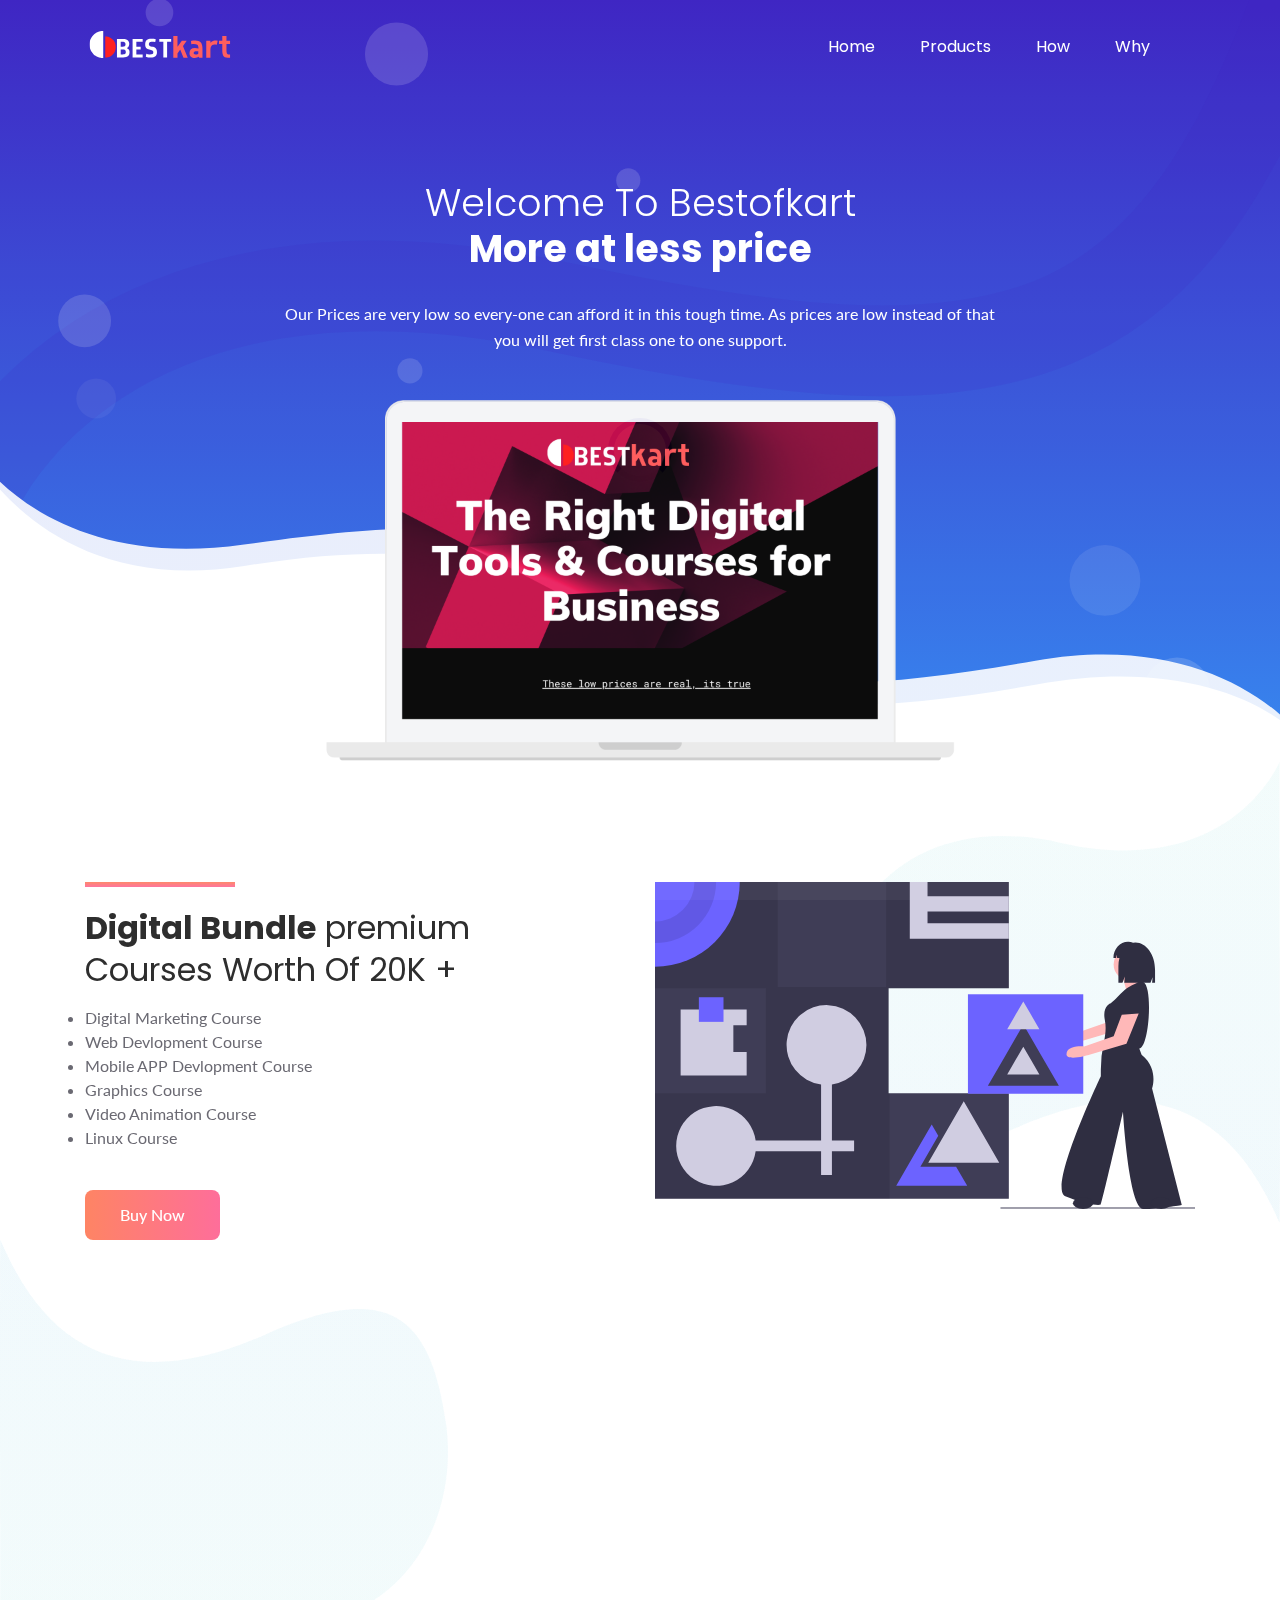
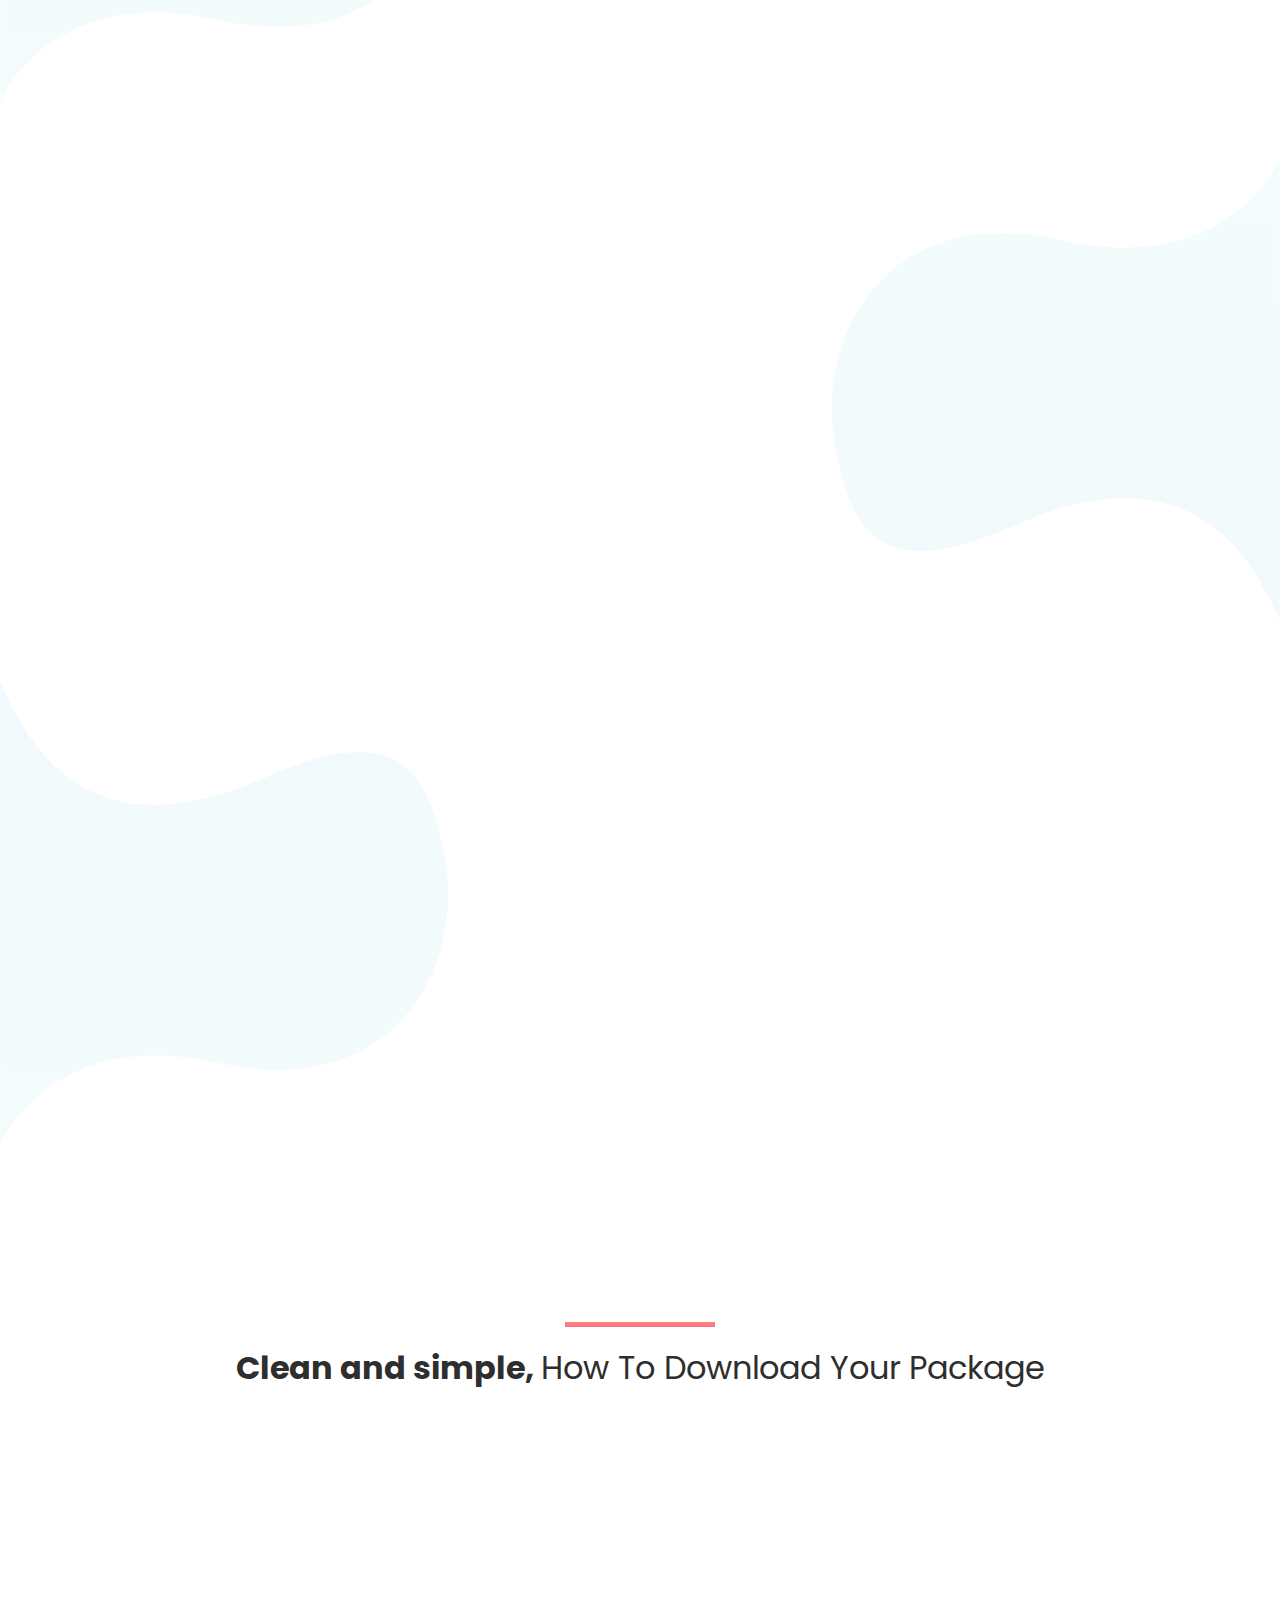
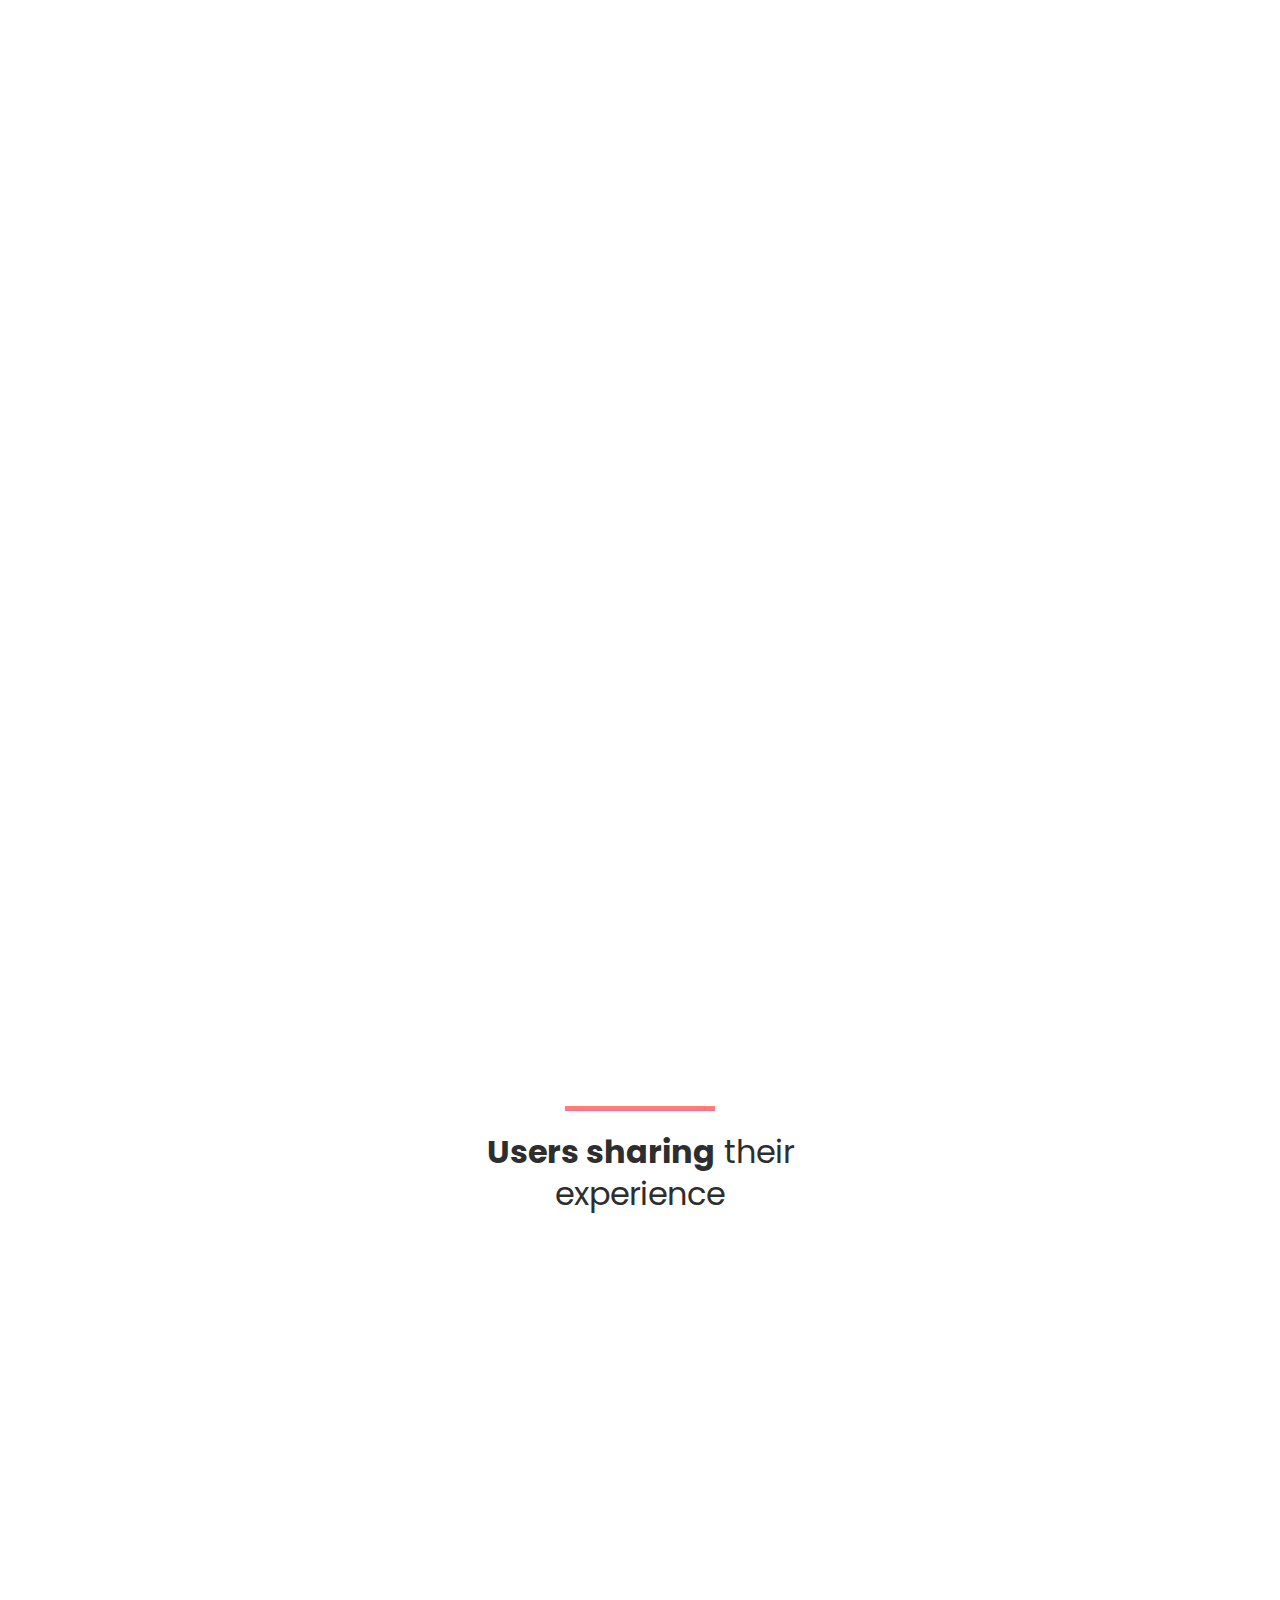
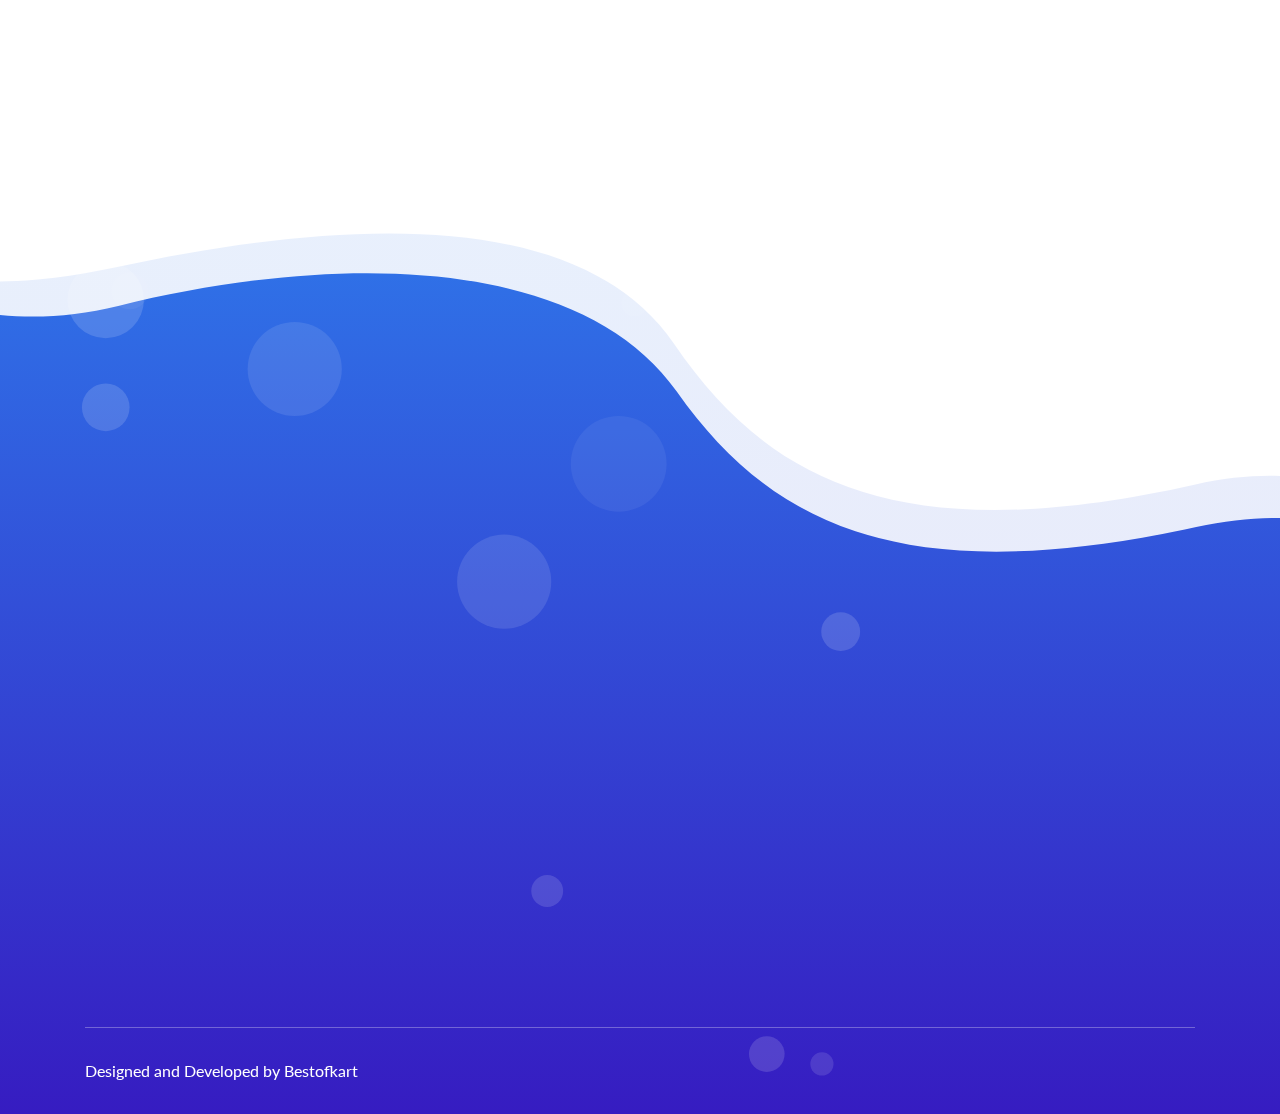
<file: second index.html>
<!doctype html>
<html class="no-js" lang="en">

<head>
    <meta charset="utf-8">
    
    <!--====== Title ======-->
    <title>Best Of Kart - Home</title>
    
    <meta name="description" content="">
    <meta name="viewport" content="width=device-width, initial-scale=1">

    <!--====== Favicon Icon ======-->
    <link rel="shortcut icon" href="assets/images/favicon.png" type="image/png">
        
    <!--====== Animate CSS ======-->
    <link rel="stylesheet" href="assets/css/animate.css">
        
    <!--====== Magnific Popup CSS ======-->
    <link rel="stylesheet" href="assets/css/magnific-popup.css">
        
    <!--====== Slick CSS ======-->
    <link rel="stylesheet" href="assets/css/slick.css">
        
    <!--====== Line Icons CSS ======-->
    <link rel="stylesheet" href="assets/css/LineIcons.css">
        
    <!--====== Font Awesome CSS ======-->
    <link rel="stylesheet" href="assets/css/font-awesome.min.css">
        
    <!--====== Bootstrap CSS ======-->
    <link rel="stylesheet" href="assets/css/bootstrap.min.css">
    
    <!--====== Default CSS ======-->
    <link rel="stylesheet" href="assets/css/default.css">
    
    <!--====== Style CSS ======-->
    <link rel="stylesheet" href="assets/css/style.css">
    
    <!-- Global site tag (gtag.js) - Google Analytics -->
<script async src="https://www.googletagmanager.com/gtag/js?id=G-82VGDZHQCM"></script>
<script>
  window.dataLayer = window.dataLayer || [];
  function gtag(){dataLayer.push(arguments);}
  gtag('js', new Date());

  gtag('config', 'G-82VGDZHQCM');
</script>
    
    
    <!-- Facebook Pixel Code -->
<script>
  !function(f,b,e,v,n,t,s)
  {if(f.fbq)return;n=f.fbq=function(){n.callMethod?
  n.callMethod.apply(n,arguments):n.queue.push(arguments)};
  if(!f._fbq)f._fbq=n;n.push=n;n.loaded=!0;n.version='2.0';
  n.queue=[];t=b.createElement(e);t.async=!0;
  t.src=v;s=b.getElementsByTagName(e)[0];
  s.parentNode.insertBefore(t,s)}(window, document,'script',
  'https://connect.facebook.net/en_US/fbevents.js');
  fbq('init', '410897303509510');
  fbq('track', 'PageView');
</script>
<noscript><img height="1" width="1" style="display:none"
  src="https://www.facebook.com/tr?id=410897303509510&ev=PageView&noscript=1"
/></noscript>
<!-- End Facebook Pixel Code -->
    
</head>

<body>
    <!--[if IE]>
    <p class="browserupgrade">You are using an <strong>outdated</strong> browser. Please <a href="https://browsehappy.com/">upgrade your browser</a> to improve your experience and security.</p>
  <![endif]-->    
   
   
    <!--====== PRELOADER PART START ======-->

    <div class="preloader">
        <div class="loader">
            <div class="ytp-spinner">
                <div class="ytp-spinner-container">
                    <div class="ytp-spinner-rotator">
                        <div class="ytp-spinner-left">
                            <div class="ytp-spinner-circle"></div>
                        </div>
                        <div class="ytp-spinner-right">
                            <div class="ytp-spinner-circle"></div>
                        </div>
                    </div>
                </div>
            </div>
        </div>
    </div>

    <!--====== PRELOADER PART ENDS ======-->
    
    <!--====== HEADER PART START ======-->
    
    <header class="header-area">
        <div class="navbar-area">
            <div class="container">
                <div class="row">
                    <div class="col-lg-12">
                        <nav class="navbar navbar-expand-lg">
                            <a class="navbar-brand" href="index.html">
                                <img src="assets/images/mylogo.svg" alt="Logo">
                            </a>
                            <button class="navbar-toggler" type="button" data-toggle="collapse" data-target="#navbarSupportedContent" aria-controls="navbarSupportedContent" aria-expanded="false" aria-label="Toggle navigation">
                                <span class="toggler-icon"></span>
                                <span class="toggler-icon"></span>
                                <span class="toggler-icon"></span>
                            </button>

                            <div class="collapse navbar-collapse sub-menu-bar" id="navbarSupportedContent">
                                <ul id="nav" class="navbar-nav ml-auto">
                                    <li class="nav-item active">
                                        <a class="page-scroll" href="#home">Home</a>
                                    </li>
                                    <li class="nav-item">
                                        <a class="page-scroll" href="#about">Products</a>
                                    </li>
                                    <li class="nav-item">
                                        <a class="page-scroll" href="#features">How</a>
                                    </li>
                                    <li class="nav-item">
                                        <a class="page-scroll" href="#facts">Why</a>
                                    </li>
                                    <!--li class="nav-item">
                                        <a class="page-scroll" href="#team">Team</a>
                                    </li>
                                    <li class="nav-item">
                                        <a class="page-scroll" href="#blog">Blog</a>
                                    </li-->
                                </ul>
                            </div> <!-- navbar collapse -->
                            
                            <!--div class="navbar-btn d-none d-sm-inline-block">
                                <a class="main-btn" data-scroll-nav="0" href="#pricing">Free Trial</a>
                            </div-->
                        </nav> <!-- navbar -->
                    </div>
                </div> <!-- row -->
            </div> <!-- container -->
        </div> <!-- navbar area -->
        
        <div id="home" class="header-hero bg_cover" style="background-image: url(assets/images/banner-bg.svg)">
            <div class="container">
                <div class="row justify-content-center">
                    <div class="col-lg-8">
                        <div class="header-hero-content text-center">
                            <h3 class="header-sub-title wow fadeInUp" data-wow-duration="1.3s" data-wow-delay="0.2s">Welcome To Bestofkart</h3>
                            <h2 class="header-title wow fadeInUp" data-wow-duration="1.3s" data-wow-delay="0.5s">More at less price</h2>
                            <p class="text wow fadeInUp" data-wow-duration="1.3s" data-wow-delay="0.8s">Our Prices are very low so every-one can afford it in this tough time. As prices are low instead of that you will get first class one to one support.</p>
                            <!--a href="#" class="main-btn wow fadeInUp" data-wow-duration="1.3s" data-wow-delay="1.1s">Get Started</a>
                        </div> <!-- header hero content -->
                    </div>
                </div> <!-- row -->
                <div class="row">
                    <div class="col-lg-12">
                        <div class="header-hero-image text-center wow fadeIn" data-wow-duration="1.3s" data-wow-delay="1.4s">
                            <img src="assets/images/header1.png" alt="hero">
                        </div> <!-- header hero image -->
                    </div>
                </div> <!-- row -->
            </div> <!-- container -->
            <div id="particles-1" class="particles"></div>
        </div> <!-- header hero -->
    </header>
    
    <!--====== HEADER PART ENDS ======-->
    
    <!--====== BRAMD PART START ======-->
    
    <!--div class="brand-area pt-90">
        <div class="container">
            <div class="row">
                <div class="col-lg-12">
                    <div class="brand-logo d-flex align-items-center justify-content-center justify-content-md-between">
                        <div class="single-logo mt-30 wow fadeIn" data-wow-duration="1s" data-wow-delay="0.2s">
                            <img src="assets/images/brand-1.png" alt="brand">
                        </div> 
                        <div class="single-logo mt-30 wow fadeIn" data-wow-duration="1.5s" data-wow-delay="0.2s">
                            <img src="assets/images/brand-2.png" alt="brand">
                        </div> 
                        <div class="single-logo mt-30 wow fadeIn" data-wow-duration="1.5s" data-wow-delay="0.3s">
                            <img src="assets/images/brand-3.png" alt="brand">
                        </div> 
                        <div class="single-logo mt-30 wow fadeIn" data-wow-duration="1.5s" data-wow-delay="0.4s">
                            <img src="assets/images/brand-4.png" alt="brand">
                        </div> 
                        <div class="single-logo mt-30 wow fadeIn" data-wow-duration="1.5s" data-wow-delay="0.5s">
                            <img src="assets/images/brand-5.png" alt="brand">
                        </div>
                    </div>
                </div>
            </div>  
        </div> 
    </div-->
    
    <!--====== BRAMD PART ENDS ======-->
    
 
    <!--====== ABOUT PART START ======-->
    
    <section id="about" class="about-area pt-70">
        <div class="container">
            <div class="row">
                <div class="col-lg-6">
                    <div class="about-content mt-50 wow fadeInLeftBig" data-wow-duration="1s" data-wow-delay="0.5s">
                        <div class="section-title">
                            <div class="line"></div>
                            <h3 class="title">Digital Bundle<span> premium Courses Worth Of 20K + </span></h3>
                        </div> <!-- section title -->
                        <p class="text">
                            <li>Digital Marketing Course</li>
                            <li>Web Devlopment Course</li>
                            <li>Mobile APP Devlopment Course</li>
                          <li>Graphics Course</li></p>
                        <li>Video Animation Course</li>
                          <li>Linux Course</li>
                        <a href="Digital%20Bundle%20Products.html" class="main-btn">Buy Now </a>
                    </div> <!-- about content -->
                </div>
                <div class="col-lg-6">
                    <div class="about-image text-center mt-50 wow fadeInRightBig" data-wow-duration="1s" data-wow-delay="0.5s">
                        <img src="assets/images/about1.svg" alt="about">
                    </div> <!-- about image -->
                </div>
            </div> <!-- row -->
        </div> <!-- container -->
        <div class="about-shape-1">
            <img src="assets/images/about-shape-1.svg" alt="shape">
        </div>
    </section>
    
    <!--====== ABOUT PART ENDS ======-->
    
    <!--====== ABOUT PART START ======-->
    
    <section class="about-area pt-70">
        <div class="about-shape-2">
            <img src="assets/images/about-shape-2.svg" alt="shape">
        </div>
        <div class="container">
            <div class="row">
                <div class="col-lg-6 order-lg-last">
                    <div class="about-content mt-50 wow fadeInLeftBig" data-wow-duration="1s" data-wow-delay="0.5s">
                        <div class="section-title">
                            <div class="line"></div>
                            <h3 class="title">Premium Ready-Made Templates<span> with Formate Files</span></h3>
                        </div> <!-- section title -->
                        <p class="text">
                            <li>200+ Visiting Card Designs (Format - PSD, AI, PNG, JPEG)</li>
                             <li>500+ Logo Designs (Format - PSD, AI, PNG, JPEG)</li>
                            <li>1000+ RESPONSIVE WEBSITE THEMES &amp; TEMPLATES (HTML5, CSS, PHP, WORDPRESS)</li>
                            <li>50 Flyer, Letterhead, Brochure Designs (Format - PSD, AI, PNG, JPEG)</li>
                        </p>
                        <a href="https://rzp.io/l/ou1aZlrO" class="main-btn">₹99/-</a>
                    </div> <!-- about content -->
                </div>
                <div class="col-lg-6 order-lg-first">
                    <div class="about-image text-center mt-50 wow fadeInRightBig" data-wow-duration="1s" data-wow-delay="0.5s">
                        <img src="assets/images/about2.svg" alt="about">
                    </div> <!-- about image -->
                </div>
            </div> <!-- row -->
        </div> <!-- container -->
    </section>


    <!--====== ABOUT PART START ======-->
    
    <section class="about-area pt-70">
        <div class="container">
            <div class="row">
                <div class="col-lg-6">
                    <div class="about-content mt-50 wow fadeInLeftBig" data-wow-duration="1s" data-wow-delay="0.5s">
                        <div class="section-title">
                            <div class="line"></div>
                            <h3 class="title"><span>Motivational</span> EBOOK Bundle</h3>
                        </div> <!-- section title -->
                        <p class="text">
                            <li>All Probleam Solving Courses Audio</li>
                            <li>84 Motivational eBooks(PDF File)</li>
                        <a href="https://rzp.io/l/JFuZ2RWj" class="main-btn">₹99/-</a>
                    </div> <!-- about content -->
                </div>
                <div class="col-lg-6">
                    <div class="about-image text-center mt-50 wow fadeInRightBig" data-wow-duration="1s" data-wow-delay="0.5s">
                        <img src="assets/images/about3.svg" alt="about">
                    </div> <!-- about image -->
                </div>
            </div> <!-- row -->
        </div> <!-- container -->
        <div class="about-shape-1">
            <img src="assets/images/about-shape-1.svg" alt="shape">
        </div>
    </section>
    
        <!--====== ABOUT PART START ======-->
    
    <section class="about-area pt-70">
        <div class="about-shape-2">
            <img src="assets/images/about-shape-2.svg" alt="shape">
        </div>
        <div class="container">
            <div class="row">
                <div class="col-lg-6 order-lg-last">
                    <div class="about-content mt-50 wow fadeInLeftBig" data-wow-duration="1s" data-wow-delay="0.5s">
                        <div class="section-title">
                            <div class="line"></div>
                            <h3 class="title">Marketing<span> Tools</span></h3>
                        </div> <!-- section title -->
                        <p class="text">
                            <li>100+ Ready To Use Internet Marketing Softwares </li>
                            <li>WhatsApp Active Business Group Links</li>
                        </p>
                        <a href="https://rzp.io/l/BQnj0Tmw2P" class="main-btn">₹99/-</a>
                    </div> <!-- about content -->
                </div>
                <div class="col-lg-6 order-lg-first">
                    <div class="about-image text-center mt-50 wow fadeInRightBig" data-wow-duration="1s" data-wow-delay="0.5s">
                        <img src="assets/images/about4.svg" alt="about">
                    </div> <!-- about image -->
                </div>
            </div> <!-- row -->
        </div> <!-- container -->
    </section>


    <!--====== ABOUT PART ENDS ======-->

    
    <!--====== ABOUT PART ENDS ======-->
    
     <!--====== SERVICES PART START ======-->
    
    <section id="features" class="services-area pt-120">
        <div class="container">
            <div class="row justify-content-center">
                <div class="col-lg-10">
                    <div class="section-title text-center pb-40">
                        <div class="line m-auto"></div>
                        <h3 class="title">Clean and simple, <span> How To Download Your Package</span></h3>
                    </div> <!-- section title -->
                </div>
            </div> <!-- row -->
            <div class="row justify-content-center">
                <div class="col-lg-4 col-md-7 col-sm-8">
                    <div class="single-services text-center mt-30 wow fadeIn" data-wow-duration="1s" data-wow-delay="0.2s">
                        <div class="services-icon">
                            <img class="shape" src="assets/images/services-shape.svg" alt="shape">
                            <img class="shape-1" src="assets/images/services-shape-1.svg" alt="shape">
                            <i class="lni-baloon"></i>
                        </div>
                        <div class="services-content mt-30">
                            <h4 class="services-title"><a href="#">Choose</a></h4>
                            <p class="text">Choose Your Plan</p>
                            <a class="more" >STEP 1 <i class="lni-chevron-right"></i></a>
                        </div>
                    </div> <!-- single services -->
                </div>
                <div class="col-lg-4 col-md-7 col-sm-8">
                    <div class="single-services text-center mt-30 wow fadeIn" data-wow-duration="1s" data-wow-delay="0.5s">
                        <div class="services-icon">
                            <img class="shape" src="assets/images/services-shape.svg" alt="shape">
                            <img class="shape-1" src="assets/images/services-shape-2.svg" alt="shape">
                            <i class="lni-cog"></i>
                        </div>
                        <div class="services-content mt-30">
                            <h4 class="services-title"><a href="#">Pay With Razorpay</a></h4>
                            <p class="text">Razorpay uses the highest assurance SSL certificate on its website which is the EV SSL (Extended Validity SSL) certificate.</p>
                            <a class="more" >STEP 2 <i class="lni-chevron-right"></i></a>
                        </div>
                    </div> <!-- single services -->
                </div>
                <div class="col-lg-4 col-md-7 col-sm-8">
                    <div class="single-services text-center mt-30 wow fadeIn" data-wow-duration="1s" data-wow-delay="0.8s">
                        <div class="services-icon">
                            <img class="shape" src="assets/images/services-shape.svg" alt="shape">
                            <img class="shape-1" src="assets/images/services-shape-3.svg" alt="shape">
                            <i class="lni-bolt-alt"></i>
                        </div>
                        <div class="services-content mt-30">
                            <h4 class="services-title"><a href="#">Download &amp; Watch</a></h4>
                            <p class="text">After Succesful Payment You Immediate Redirected on Google Drive You can download Your Choosen packages anytime and save it in your PC or Laptop. Also Google Drive Link Sent on Your Checkout email id </p>
                            <a class="more" >STEP 3 <i class="lni-chevron-right"></i></a>
                        </div>
                    </div> <!-- single services -->
                </div>
            </div> <!-- row -->
        </div> <!-- container -->
    </section>
    
    <!--====== SERVICES PART ENDS ======-->
    
    <!--====== VIDEO COUNTER PART START ======-->
    
    <section id="facts" class="video-counter pt-70">
        <div class="container">
            <div class="row">
                <div class="col-lg-6">
                    <div class="video-content mt-50 wow fadeIn" data-wow-duration="1s" data-wow-delay="0.5s">
                        <img class="dots" src="assets/images/dots.svg" alt="dots">
                        <div class="video-wrapper">
                            <div class="video-image">
                                <img src="assets/images/introducing.jpg" alt="video">
                            </div>
                            <div class="video-icon">
                                <a href="https://www.youtube.com/watch?v=YZEBxOYPeUI" class="video-popup"><i class="lni-play"></i></a>
                            </div>
                        </div> <!-- video wrapper -->
                    </div> <!-- video content -->
                </div>
                <div class="col-lg-6">
                    <div class="counter-wrapper mt-50 wow fadeIn" data-wow-duration="1s" data-wow-delay="0.8s">
                        <div class="counter-content">
                            <div class="section-title">
                                <div class="line"></div>
                                <h3 class="title">Why<span> Bestofkart </span></h3>
                            </div> <!-- section title -->
                            <p class="text">Our Prices are very low so every-one can afford it in this tough time. As prices are low instead of that you will get first class one to one support.</p>
                        </div> <!-- counter content -->
                        <div class="row no-gutters">
                            <div class="col-4">
                                <div class="single-counter counter-color-1 d-flex align-items-center justify-content-center">
                                    <div class="counter-items text-center">
                                        <span class="count"><span class="counter">120</span>+</span>
                                        <p class="text">Downloads</p>
                                    </div>
                                </div> <!-- single counter -->
                            </div>
                            <div class="col-4">
                                <div class="single-counter counter-color-2 d-flex align-items-center justify-content-center">
                                    <div class="counter-items text-center">
                                        <span class="count"><span class="counter">112</span>+</span>
                                        <p class="text">Happy Clients</p>
                                    </div>
                                </div> <!-- single counter -->
                            </div>
                            <div class="col-4">
                                <div class="single-counter counter-color-3 d-flex align-items-center justify-content-center">
                                    <div class="counter-items text-center">
                                        <span class="count"><span class="counter">9</span></span>
                                        <p class="text">Products</p>
                                    </div>
                                </div> <!-- single counter -->
                            </div>
                        </div> <!-- row -->
                    </div> <!-- counter wrapper -->
                </div>
            </div> <!-- row -->
        </div> <!-- container -->
    </section>
    
    <!--====== VIDEO COUNTER PART ENDS ======-->
    
    <!--====== TEAM PART START ======-->
    
    <!--section id="team" class="team-area pt-120">
        <div class="container">
            <div class="row justify-content-center">
                <div class="col-lg-5">
                    <div class="section-title text-center pb-30">
                        <div class="line m-auto"></div>
                        <h3 class="title"><span>Meet Our</span> Creative Team Members</h3>
                    </div> 
                </div>
            </div> 
            <div class="row justify-content-center">
                <div class="col-lg-4 col-md-7 col-sm-8">
                    <div class="single-team text-center mt-30 wow fadeIn" data-wow-duration="1s" data-wow-delay="0.2s">
                        <div class="team-image">
                            <img src="assets/images/team-1.png" alt="Team">
                            <div class="social">
                                <ul>
                                    <li><a href="#"><i class="lni-facebook-filled"></i></a></li>
                                    <li><a href="#"><i class="lni-twitter-filled"></i></a></li>
                                    <li><a href="#"><i class="lni-instagram-filled"></i></a></li>
                                    <li><a href="#"><i class="lni-linkedin-original"></i></a></li>
                                </ul>
                            </div>
                        </div>
                        <div class="team-content">
                            <h5 class="holder-name"><a href="#">Isabela Moreira</a></h5>
                            <p class="text">Founder and CEO</p>
                        </div>
                    </div> 
                </div>
                <div class="col-lg-4 col-md-7 col-sm-8">
                    <div class="single-team text-center mt-30 wow fadeIn" data-wow-duration="1s" data-wow-delay="0.5s">
                        <div class="team-image">
                            <img src="assets/images/team-2.png" alt="Team">
                            <div class="social">
                                <ul>
                                    <li><a href="#"><i class="lni-facebook-filled"></i></a></li>
                                    <li><a href="#"><i class="lni-twitter-filled"></i></a></li>
                                    <li><a href="#"><i class="lni-instagram-filled"></i></a></li>
                                    <li><a href="#"><i class="lni-linkedin-original"></i></a></li>
                                </ul>
                            </div>
                        </div>
                        <div class="team-content">
                            <h5 class="holder-name"><a href="#">Elon Musk</a></h5>
                            <p class="text">Sr. Software Engineer</p>
                        </div>
                    </div> 
                </div>
                <div class="col-lg-4 col-md-7 col-sm-8">
                    <div class="single-team text-center mt-30 wow fadeIn" data-wow-duration="1s" data-wow-delay="0.8s">
                        <div class="team-image">
                            <img src="assets/images/team-3.png" alt="Team">
                            <div class="social">
                                <ul>
                                    <li><a href="#"><i class="lni-facebook-filled"></i></a></li>
                                    <li><a href="#"><i class="lni-twitter-filled"></i></a></li>
                                    <li><a href="#"><i class="lni-instagram-filled"></i></a></li>
                                    <li><a href="#"><i class="lni-linkedin-original"></i></a></li>
                                </ul>
                            </div>
                        </div>
                        <div class="team-content">
                            <h5 class="holder-name"><a href="#">Fiona Smith</a></h5>
                            <p class="text">Business Development Manager</p>
                        </div>
                    </div> 
                </div>
            </div> 
        </div> 
    </section>
    
    <!--====== TEAM PART ENDS ======-->
    
    <!--====== TESTIMONIAL PART START ======-->
    
    <section id="testimonial" class="testimonial-area pt-120">
        <div class="container">
            <div class="row justify-content-center">
                <div class="col-lg-5">
                    <div class="section-title text-center pb-40">
                        <div class="line m-auto"></div>
                        <h3 class="title">Users sharing<span> their experience</span></h3>
                    </div> <!-- section title -->
                </div>
            </div> <!-- row -->
            <div class="row testimonial-active wow fadeInUpBig" data-wow-duration="1s" data-wow-delay="0.8s">
                <div class="col-lg-4">
                    <div class="single-testimonial">
                        <div class="testimonial-review d-flex align-items-center justify-content-between">
                            <div class="quota">
                                <i class="lni-quotation"></i>
                            </div>
                            <div class="star">
                                <ul>
                                    <li><i class="lni-star-filled"></i></li>
                                    <li><i class="lni-star-filled"></i></li>
                                    <li><i class="lni-star-filled"></i></li>
                                    <li><i class="lni-star-filled"></i></li>
                                    <li><i class="lni-star-filled"></i></li>
                                </ul>
                            </div>
                        </div>
                        <div class="testimonial-text">
                            <p class="text">Sure Bro, I Have Honestly got Someting which i believe i could have never got at such low price, quality product plus trust is what i can name this deal</p>
                        </div>
                        <div class="testimonial-author d-flex align-items-center">
                            <div class="author-image">
                                <img class="shape" src="assets/images/textimonial-shape.svg" alt="shape">
                                <img class="author" src="assets/images/author-1.png" alt="author">
                            </div>
                            <div class="author-content media-body">
                                <h6 class="holder-name">Ayush Sharma</h6>
                                <p class="text">1/6/2021</p>
                            </div>
                        </div>
                    </div> <!-- single testimonial -->
                </div>
                <div class="col-lg-4">
                    <div class="single-testimonial">
                        <div class="testimonial-review d-flex align-items-center justify-content-between">
                            <div class="quota">
                                <i class="lni-quotation"></i>
                            </div>
                            <div class="star">
                                <ul>
                                    <li><i class="lni-star-filled"></i></li>
                                    <li><i class="lni-star-filled"></i></li>
                                    <li><i class="lni-star-filled"></i></li>
                                    <li><i class="lni-star-filled"></i></li>
                                    <li><i class="lni-star-filled"></i></li>
                                </ul>
                            </div>
                        </div>
                        <div class="testimonial-text">
                            <p class="text">The best bundle Ever!
                                Made my life even more amazing Excellent Product, Service &amp; Response at Lowesr Price</p>
                        </div>
                        <div class="testimonial-author d-flex align-items-center">
                            <div class="author-image">
                                <img class="shape" src="assets/images/textimonial-shape.svg" alt="shape">
                                <img class="author" src="assets/images/author-2.png" alt="author">
                            </div>
                            <div class="author-content media-body">
                                <h6 class="holder-name">Pinaki Priyadarsini</h6>
                                <p class="text">1/9/2021</p>
                            </div>
                        </div>
                    </div> <!-- single testimonial -->
                </div>
                <div class="col-lg-4">
                    <div class="single-testimonial">
                        <div class="testimonial-review d-flex align-items-center justify-content-between">
                            <div class="quota">
                                <i class="lni-quotation"></i>
                            </div>
                            <div class="star">
                                <ul>
                                    <li><i class="lni-star-filled"></i></li>
                                    <li><i class="lni-star-filled"></i></li>
                                    <li><i class="lni-star-filled"></i></li>
                                    <li><i class="lni-star-filled"></i></li>
                                    <li><i class="lni-star-filled"></i></li>
                                </ul>
                            </div>
                        </div>
                        <div class="testimonial-text">
                            <p class="text">Excellent Product at such low Price Thanks Bestofkart team</p>
                        </div>
                        <div class="testimonial-author d-flex align-items-center">
                            <div class="author-image">
                                <img class="shape" src="assets/images/textimonial-shape.svg" alt="shape">
                                <img class="author" src="assets/images/author-3.png" alt="author">
                            </div>
                            <div class="author-content media-body">
                                <h6 class="holder-name">Jaginder Singh</h6>
                                <p class="text">1/10/2021</p>
                            </div>
                        </div>
                    </div> <!-- single testimonial -->
                </div>
                <div class="col-lg-4">
                    <div class="single-testimonial">
                        <div class="testimonial-review d-flex align-items-center justify-content-between">
                            <div class="quota">
                                <i class="lni-quotation"></i>
                            </div>
                            <div class="star">
                                <ul>
                                    <li><i class="lni-star-filled"></i></li>
                                    <li><i class="lni-star-filled"></i></li>
                                    <li><i class="lni-star-filled"></i></li>
                                    <li><i class="lni-star-filled"></i></li>
                                    <li><i class="lni-star-filled"></i></li>
                                </ul>
                            </div>
                        </div>
                        <div class="testimonial-text">
                            <p class="text">Working Great Sir thanks. Got Immedite download Link Easy Use thanks For Helping</p>
                        </div>
                        <div class="testimonial-author d-flex align-items-center">
                            <div class="author-image">
                                <img class="shape" src="assets/images/textimonial-shape.svg" alt="shape">
                                <img class="author" src="assets/images/author-2.png" alt="author">
                            </div>
                            <div class="author-content media-body">
                                <h6 class="holder-name">Rohit Verma</h6>
                                <p class="text">1/14/2021</p>
                            </div>
                        </div>
                    </div> <!-- single testimonial -->
                </div>
            </div> <!-- row -->
        </div> <!-- container -->
    </section>
    
    <!--====== TESTIMONIAL PART ENDS ======-->
    
    <!--====== BLOG PART START ======-->
    
    <!--section id="blog" class="blog-area pt-120">
        <div class="container">
            <div class="row">
                <div class="col-lg-6">
                    <div class="section-title pb-35">
                        <div class="line"></div>
                        <h3 class="title"><span>Our Recent</span> Blog Posts</h3>
                    </div> 
                </div>
            </div> 
            <div class="row justify-content-center">
                <div class="col-lg-4 col-md-7">
                    <div class="single-blog mt-30 wow fadeIn" data-wow-duration="1s" data-wow-delay="0.2s">
                        <div class="blog-image">
                            <img src="assets/images/blog-1.jpg" alt="blog">
                        </div>
                        <div class="blog-content">
                            <ul class="meta">
                                <li>Posted By: <a href="#">Admin</a></li>
                                <li>03 June, 2023</li>
                            </ul>
                            <p class="text">Lorem ipsuamet conset sadips cing elitr seddiam nonu eirmod tempor invidunt labore.</p>
                            <a class="more" href="#">Learn More <i class="lni-chevron-right"></i></a>
                        </div>
                    </div>
                </div> 
                <div class="col-lg-4 col-md-7">
                    <div class="single-blog mt-30 wow fadeIn" data-wow-duration="1s" data-wow-delay="0.5s">
                        <div class="blog-image">
                            <img src="assets/images/blog-2.jpg" alt="blog">
                        </div>
                        <div class="blog-content">
                            <ul class="meta">
                                <li>Posted By: <a href="#">Admin</a></li>
                                <li>03 June, 2023</li>
                            </ul>
                            <p class="text">Lorem ipsuamet conset sadips cing elitr seddiam nonu eirmod tempor invidunt labore.</p>
                            <a class="more" href="#">Learn More <i class="lni-chevron-right"></i></a>
                        </div>
                    </div> 
                </div> 
                <div class="col-lg-4 col-md-7">
                    <div class="single-blog mt-30 wow fadeIn" data-wow-duration="1s" data-wow-delay="0.8s">
                        <div class="blog-image">
                            <img src="assets/images/blog-3.jpg" alt="blog">
                        </div>
                        <div class="blog-content">
                            <ul class="meta">
                                <li>Posted By: <a href="#">Admin</a></li>
                                <li>03 June, 2023</li>
                            </ul>
                            <p class="text">Lorem ipsuamet conset sadips cing elitr seddiam nonu eirmod tempor invidunt labore.</p>
                            <a class="more" href="#">Learn More <i class="lni-chevron-right"></i></a>
                        </div>
                    </div> 
                </div> 
            </div> 
        </div> <
    </section>
    
    <!--====== BLOG PART ENDS ======-->
    
    <!--====== FOOTER PART START ======-->
    
    <footer id="footer" class="footer-area pt-120">
        <div class="container">
            <div class="subscribe-area wow fadeIn" data-wow-duration="1s" data-wow-delay="0.5s">
                <div class="row">
                    <div class="col-lg-6">
                        <div class="subscribe-content mt-45">
                            <h2 class="subscribe-title">Subscribe Our Newsletter <span>get reguler updates</span></h2>
                        </div>
                    </div>
                    <div class="col-lg-6">
                        <div class="subscribe-form mt-50">
                            <form action="#">
                                <input type="text" placeholder="Enter eamil">
                                <button class="main-btn">Subscribe</button>
                            </form>
                        </div>
                    </div>
                 </div> <!-- row -->
            </div> <!-- subscribe area -->
            <div class="footer-widget pb-100">
                <div class="row">
                    <div class="col-lg-4 col-md-6 col-sm-8">
                        <div class="footer-about mt-50 wow fadeIn" data-wow-duration="1s" data-wow-delay="0.2s">
                            <a class="logo" href="#">
                                <img src="assets/images/mylogo.svg" alt="logo">
                            </a>
                            <p class="text">We’re constantly looking for ways to make our lives easier, and BESTOFKART is the firm that nails it. Since YEAR FOUNDED, people all over the world have benefited from our easy-to-use Softwares. It’s been changing lives more than ever before — giving users the chance to explore the wide range of options at their disposal.</p>
                            <ul class="social">
                                <li><a href="#"><i class="lni-facebook-filled"></i></a></li>
                                <li><a href="#"><i class="lni-twitter-filled"></i></a></li>
                                <li><a href="#"><i class="lni-instagram-filled"></i></a></li>
                                <li><a href="#"><i class="lni-linkedin-original"></i></a></li>
                            </ul>
                        </div> <!-- footer about -->
                    </div>
                    <div class="col-lg-5 col-md-7 col-sm-7">
                        <div class="footer-link d-flex mt-50 justify-content-md-between">
                            <div class="link-wrapper wow fadeIn" data-wow-duration="1s" data-wow-delay="0.4s">
                                <div class="footer-title">
                                    <h4 class="title">Quick Link</h4>
                                </div>
                                <ul class="link">
                                    <li><a href="#">Products</a></li>
                                    <li><a href="Privacy%20Policy.html">Privacy Policy</a></li>
                                    <li><a href="Refund%20Policy.html">Refund Policy</a></li>
                                    <li><a href="Terms%20and%20Conditions.html">Terms of Service</a></li>
                                </ul>
                            </div> <!-- footer wrapper -->
                            <div class="link-wrapper wow fadeIn" data-wow-duration="1s" data-wow-delay="0.6s">
                                <div class="footer-title">
                                    <h4 class="title">Resources</h4>
                                </div>
                                <ul class="link">
                                    <li><a href="#">Home</a></li>
                                    <li><a href="#about">Products</a></li>
                                    <li><a href="#features">How</a></li>
                                    <li><a href="#facts">Why</a></li>
                                </ul>
                            </div> <!-- footer wrapper -->
                        </div> <!-- footer link -->
                    </div>
                    <div class="col-lg-3 col-md-5 col-sm-5">
                        <div class="footer-contact mt-50 wow fadeIn" data-wow-duration="1s" data-wow-delay="0.8s">
                            <div class="footer-title">
                                <h4 class="title">Contact Us</h4>
                            </div>
                            <ul class="contact">
                                <li>+917303116387</li>
                                <li>bestofkart.com@gmail.com</li>
                                <li>www.bestofkart.com</li>
                            </ul>
                        </div> <!-- footer contact -->
                    </div>
                </div> <!-- row -->
            </div> <!-- footer widget -->
            <div class="footer-copyright">
                <div class="row">
                    <div class="col-lg-12">
                        <div class="copyright d-sm-flex justify-content-between">
                            <div class="copyright-content">
                                <p class="text">Designed and Developed by <a href="https://bestofkart.com" rel="nofollow">Bestofkart</a></p>
                            </div> <!-- copyright content -->
                        </div> <!-- copyright -->
                    </div>
                </div> <!-- row -->
            </div> <!-- footer copyright -->
        </div> <!-- container -->
        <div id="particles-2"></div>
    </footer>
    
    <!--====== FOOTER PART ENDS ======-->
    
    <!--====== BACK TOP TOP PART START ======-->

    <a href="#" class="back-to-top"><i class="lni-chevron-up"></i></a>

    <!--====== BACK TOP TOP PART ENDS ======-->   
    
    <!--====== PART START ======-->
    
<!--
    <section class="">
        <div class="container">
            <div class="row">
                <div class="col-lg-"></div>
            </div>
        </div>
    </section>
-->
    
    <!--====== PART ENDS ======-->




    <!--====== Jquery js ======-->
    <script src="assets/js/vendor/jquery-1.12.4.min.js"></script>
    <script src="assets/js/vendor/modernizr-3.7.1.min.js"></script>
    
    <!--====== Bootstrap js ======-->
    <script src="assets/js/popper.min.js"></script>
    <script src="assets/js/bootstrap.min.js"></script>
    
    <!--====== Plugins js ======-->
    <script src="assets/js/plugins.js"></script>
    
    <!--====== Slick js ======-->
    <script src="assets/js/slick.min.js"></script>
    
    <!--====== Ajax Contact js ======-->
    <script src="assets/js/ajax-contact.js"></script>
    
    <!--====== Counter Up js ======-->
    <script src="assets/js/waypoints.min.js"></script>
    <script src="assets/js/jquery.counterup.min.js"></script>
    
    <!--====== Magnific Popup js ======-->
    <script src="assets/js/jquery.magnific-popup.min.js"></script>
    
    <!--====== Scrolling Nav js ======-->
    <script src="assets/js/jquery.easing.min.js"></script>
    <script src="assets/js/scrolling-nav.js"></script>
    
    <!--====== wow js ======-->
    <script src="assets/js/wow.min.js"></script>
    
    <!--====== Particles js ======-->
    <script src="assets/js/particles.min.js"></script>
    
    <!--====== Main js ======-->
    <script src="assets/js/main.js"></script>
    
</body>

</html>
</file>
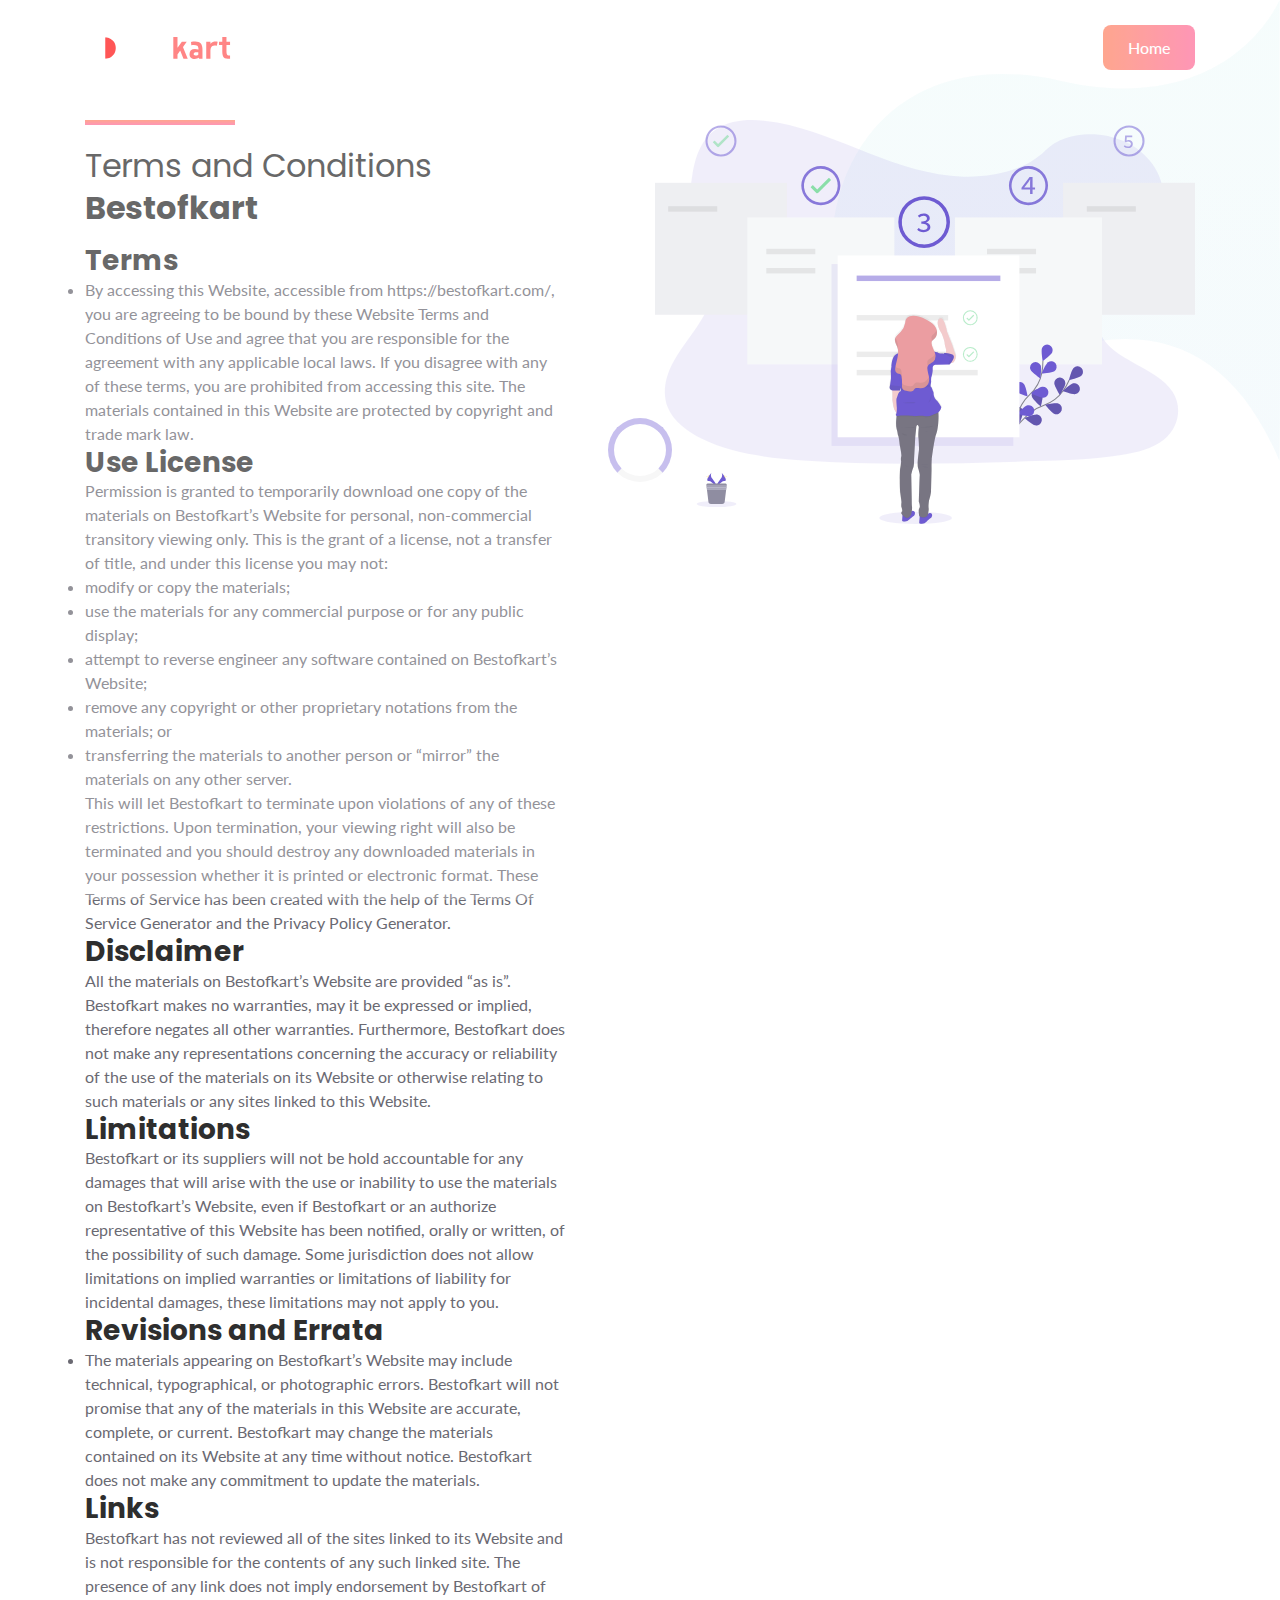
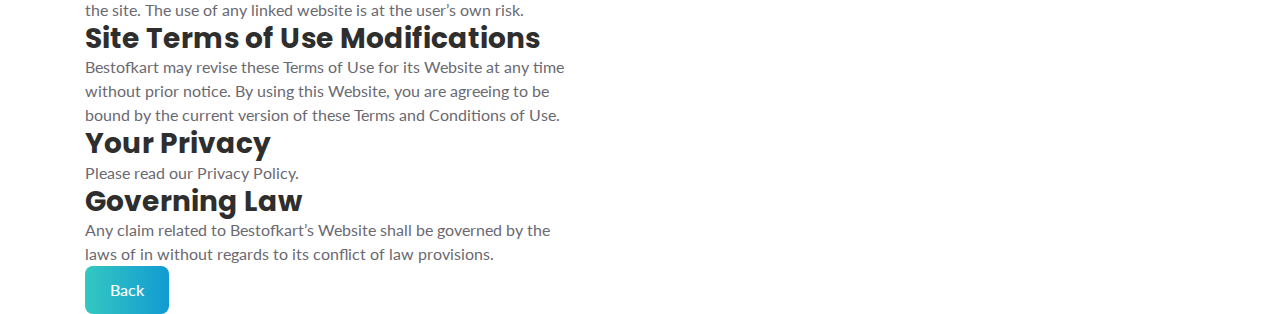
<file: Terms and Conditions.html>
<!doctype html>
<html class="no-js" lang="en">

<head>
    <meta charset="utf-8">
    
    <!--====== Title ======-->
    <title>Best Of Kart - Terms and Conditions</title>
    
    <meta name="description" content="">
    <meta name="viewport" content="width=device-width, initial-scale=1">

    <!--====== Favicon Icon ======-->
    <link rel="shortcut icon" href="assets/images/favicon.png" type="image/png">
        
    <!--====== Animate CSS ======-->
    <link rel="stylesheet" href="assets/css/animate.css">
        
    <!--====== Magnific Popup CSS ======-->
    <link rel="stylesheet" href="assets/css/magnific-popup.css">
        
    <!--====== Slick CSS ======-->
    <link rel="stylesheet" href="assets/css/slick.css">
        
    <!--====== Line Icons CSS ======-->
    <link rel="stylesheet" href="assets/css/LineIcons.css">
        
    <!--====== Font Awesome CSS ======-->
    <link rel="stylesheet" href="assets/css/font-awesome.min.css">
        
    <!--====== Bootstrap CSS ======-->
    <link rel="stylesheet" href="assets/css/bootstrap.min.css">
    
    <!--====== Default CSS ======-->
    <link rel="stylesheet" href="assets/css/default.css">
    
    <!--====== Style CSS ======-->
    <link rel="stylesheet" href="assets/css/style.css">
    
</head>

<body>
    <!--[if IE]>
    <p class="browserupgrade">You are using an <strong>outdated</strong> browser. Please <a href="https://browsehappy.com/">upgrade your browser</a> to improve your experience and security.</p>
  <![endif]-->    
   
   
    <!--====== PRELOADER PART START ======-->

    <div class="preloader">
        <div class="loader">
            <div class="ytp-spinner">
                <div class="ytp-spinner-container">
                    <div class="ytp-spinner-rotator">
                        <div class="ytp-spinner-left">
                            <div class="ytp-spinner-circle"></div>
                        </div>
                        <div class="ytp-spinner-right">
                            <div class="ytp-spinner-circle"></div>
                        </div>
                    </div>
                </div>
            </div>
        </div>
    </div>

    <!--====== PRELOADER PART ENDS ======-->
    
    <!--====== HEADER PART START ======-->
    
    <header class="header-area">
        <div class="navbar-area">
            <div class="container">
                <div class="row">
                    <div class="col-lg-12">
                        <nav class="navbar navbar-expand-lg">
                            <a class="navbar-brand" href="index.html">
                                <img src="assets/images/mylogo.svg" alt="Logo">
                            </a>
                            <button class="navbar-toggler" type="button" data-toggle="collapse" data-target="#navbarSupportedContent" aria-controls="navbarSupportedContent" aria-expanded="false" aria-label="Toggle navigation">
                                <span class="toggler-icon"></span>
                                <span class="toggler-icon"></span>
                                <span class="toggler-icon"></span>
                            </button>

                            <div class="collapse navbar-collapse sub-menu-bar" id="navbarSupportedContent">
                                <ul id="nav" class="navbar-nav ml-auto">
                                    <li class="nav-item active">
                                        <a class="page-scroll" href="index.html">Home</a>
                                    </li>
                                    <li class="nav-item">
                                        <a class="page-scroll" href="Refund%20Policy.html">Refund Policy</a>
                                    </li>
                                    <li class="nav-item">
                                        <a class="page-scroll" href="Privacy%20Policy.html">Privacy Policy</a>
                                    </li>
                                  
                                    <!--li class="nav-item">
                                        <a class="page-scroll" href="#team">Team</a>
                                    </li>
                                    <li class="nav-item">
                                        <a class="page-scroll" href="#blog">Blog</a>
                                    </li-->
                                </ul>
                            </div> <!-- navbar collapse -->
                            
                            <div class="navbar-btn d-none d-sm-inline-block">
                                <a class="main-btn" data-scroll-nav="0" href="index.html">Home</a>
                            </div>
                        </nav> <!-- navbar -->
                    </div>
                </div> <!-- row -->
            </div> <!-- container -->
        </div> <!-- navbar area -->
    

    <!--====== ABOUT PART START ======-->
    
    <section class="about-area pt-70">
        <div class="container">
            <div class="row">
                <div class="col-lg-6">
                    <div class="about-content mt-50 wow fadeInLeftBig" data-wow-duration="1s" data-wow-delay="0.5s">
                        <div class="section-title">
                            <div class="line"></div>
                            <h3 class="title"><span>Terms and Conditions </span> Bestofkart</h3>
                        </div> <!-- section title -->
                        <p class="text">
                            <h3 class="title">Terms</h3>
                            <li>By accessing this Website, accessible from https://bestofkart.com/, you are agreeing to be bound by these Website Terms and Conditions of Use and agree that you are responsible for the agreement with any applicable local laws. If you disagree with any of these terms, you are prohibited from accessing this site. The materials contained in this Website are protected by copyright and trade mark law.</li>
                            
                            <h3 class="title">Use License</h3>

                            <span>Permission is granted to temporarily download one copy of the materials on Bestofkart’s Website for personal, non-commercial transitory viewing only. This is the grant of a license, not a transfer of title, and under this license you may not:</span>
                        <li>modify or copy the materials;</li>
                        <li>use the materials for any commercial purpose or for any public display;</li>
                        <li>attempt to reverse engineer any software contained on Bestofkart’s Website;</li>
                        <li>remove any copyright or other proprietary notations from the materials; or</li>
                        <li>transferring the materials to another person or “mirror” the materials on any other server.</li>
                        <span>This will let Bestofkart to terminate upon violations of any of these restrictions. Upon termination, your viewing right will also be terminated and you should destroy any downloaded materials in your possession whether it is printed or electronic format. These Terms of Service has been created with the help of the Terms Of Service Generator and the Privacy Policy Generator.</span>
                        
                        
                        <h3 class="title">Disclaimer</h3>
                        
                        
                            <spa>All the materials on Bestofkart’s Website are provided “as is”. Bestofkart makes no warranties, may it be expressed or implied, therefore negates all other warranties. Furthermore, Bestofkart does not make any representations concerning the accuracy or reliability of the use of the materials on its Website or otherwise relating to such materials or any sites linked to this Website.
                        </spa>
                        <h3 class="title">Limitations</h3>
                        
                           <span>Bestofkart or its suppliers will not be hold accountable for any damages that will arise with the use or inability to use the materials on Bestofkart’s Website, even if Bestofkart or an authorize representative of this Website has been notified, orally or written, of the possibility of such damage. Some jurisdiction does not allow limitations on implied warranties or limitations of liability for incidental damages, these limitations may not apply to you.</span>
                        
                        
                        <h3 class="title">Revisions and Errata</h3>
                                <li>The materials appearing on Bestofkart’s Website may include technical, typographical, or photographic errors. Bestofkart will not promise that any of the materials in this Website are accurate, complete, or current. Bestofkart may change the materials contained on its Website at any time without notice. Bestofkart does not make any commitment to update the materials.</li>
                        
                        <h3 class="title">Links</h3>
                        <span>Bestofkart has not reviewed all of the sites linked to its Website and is not responsible for the contents of any such linked site. The presence of any link does not imply endorsement by Bestofkart of the site. The use of any linked website is at the user’s own risk.</span>
                        <h3 class="title">Site Terms of Use Modifications</h3>
                        <span>Bestofkart may revise these Terms of Use for its Website at any time without prior notice. By using this Website, you are agreeing to be bound by the current version of these Terms and Conditions of Use.</span>
                        <h3 class="title">Your Privacy</h3>
                        <span>Please read our Privacy Policy.</span>
                        <h3 class="title">Governing Law</h3>
                       <span>Any claim related to Bestofkart’s Website shall be governed by the laws of in without regards to its conflict of law provisions.</span>
                    </div> <!-- about content -->
                    <a href="index.html" class="main-btn">Back</a>
                </div>
                <div class="col-lg-6">
                    <div class="about-image text-center mt-50 wow fadeInRightBig" data-wow-duration="1s" data-wow-delay="0.5s">
                        <img src="assets/images/about3.svg" alt="about">
                    </div> <!-- about image -->
                </div>
            </div> <!-- row -->
        </div> <!-- container -->
        <div class="about-shape-1">
            <img src="assets/images/about-shape-1.svg" alt="shape">
        </div>
    </section>
        
    <!--====== Jquery js ======-->
    <script src="assets/js/vendor/jquery-1.12.4.min.js"></script>
    <script src="assets/js/vendor/modernizr-3.7.1.min.js"></script>
    
    <!--====== Bootstrap js ======-->
    <script src="assets/js/popper.min.js"></script>
    <script src="assets/js/bootstrap.min.js"></script>
    
    <!--====== Plugins js ======-->
    <script src="assets/js/plugins.js"></script>
    
    <!--====== Slick js ======-->
    <script src="assets/js/slick.min.js"></script>
    
    <!--====== Ajax Contact js ======-->
    <script src="assets/js/ajax-contact.js"></script>
    
    <!--====== Counter Up js ======-->
    <script src="assets/js/waypoints.min.js"></script>
    <script src="assets/js/jquery.counterup.min.js"></script>
    
    <!--====== Magnific Popup js ======-->
    <script src="assets/js/jquery.magnific-popup.min.js"></script>
    
    <!--====== Scrolling Nav js ======-->
    <script src="assets/js/jquery.easing.min.js"></script>
    <script src="assets/js/scrolling-nav.js"></script>
    
    <!--====== wow js ======-->
    <script src="assets/js/wow.min.js"></script>
    
    <!--====== Particles js ======-->
    <script src="assets/js/particles.min.js"></script>
    
    <!--====== Main js ======-->
    <script src="assets/js/main.js"></script>
    
</body>

</html>
</file>
<file: assets/css/default.css>
/* Deafult Margin & Padding */
/*-- Margin Top --*/
.mt-5 {
	margin-top: 5px;
}
.mt-10 {
	margin-top: 10px;
}
.mt-15 {
	margin-top: 15px;
}
.mt-20 {
	margin-top: 20px;
}
.mt-25 {
	margin-top: 25px;
}
.mt-30 {
	margin-top: 30px;
}
.mt-35 {
	margin-top: 35px;
}
.mt-40 {
	margin-top: 40px;
}
.mt-45 {
	margin-top: 45px;
}
.mt-50 {
	margin-top: 50px;
}
.mt-55 {
	margin-top: 55px;
}
.mt-60 {
	margin-top: 60px;
}
.mt-65 {
	margin-top: 65px;
}
.mt-70 {
	margin-top: 70px;
}
.mt-75 {
	margin-top: 75px;
}
.mt-80 {
	margin-top: 80px;
}
.mt-85 {
	margin-top: 85px;
}
.mt-90 {
	margin-top: 90px;
}
.mt-95 {
	margin-top: 95px;
}
.mt-100 {
	margin-top: 100px;
}
.mt-105 {
	margin-top: 105px;
}
.mt-110 {
	margin-top: 110px;
}
.mt-115 {
	margin-top: 115px;
}
.mt-120 {
	margin-top: 120px;
}
.mt-125 {
	margin-top: 125px;
}
.mt-130 {
	margin-top: 130px;
}
.mt-135 {
	margin-top: 135px;
}
.mt-140 {
	margin-top: 140px;
}
.mt-145 {
	margin-top: 145px;
}
.mt-150 {
	margin-top: 150px;
}
.mt-155 {
	margin-top: 155px;
}
.mt-160 {
	margin-top: 160px;
}
.mt-165 {
	margin-top: 165px;
}
.mt-170 {
	margin-top: 170px;
}
.mt-175 {
	margin-top: 175px;
}
.mt-180 {
	margin-top: 180px;
}
.mt-185 {
	margin-top: 185px;
}
.mt-190 {
	margin-top: 190px;
}
.mt-195 {
	margin-top: 195px;
}
.mt-200 {
	margin-top: 200px;
}
/*-- Margin Bottom --*/

.mb-5 {
	margin-bottom: 5px;
}
.mb-10 {
	margin-bottom: 10px;
}
.mb-15 {
	margin-bottom: 15px;
}
.mb-20 {
	margin-bottom: 20px;
}
.mb-25 {
	margin-bottom: 25px;
}
.mb-30 {
	margin-bottom: 30px;
}
.mb-35 {
	margin-bottom: 35px;
}
.mb-40 {
	margin-bottom: 40px;
}
.mb-45 {
	margin-bottom: 45px;
}
.mb-50 {
	margin-bottom: 50px;
}
.mb-55 {
	margin-bottom: 55px;
}
.mb-60 {
	margin-bottom: 60px;
}
.mb-65 {
	margin-bottom: 65px;
}
.mb-70 {
	margin-bottom: 70px;
}
.mb-75 {
	margin-bottom: 75px;
}
.mb-80 {
	margin-bottom: 80px;
}
.mb-85 {
	margin-bottom: 85px;
}
.mb-90 {
	margin-bottom: 90px;
}
.mb-95 {
	margin-bottom: 95px;
}
.mb-100 {
	margin-bottom: 100px;
}
.mb-105 {
	margin-bottom: 105px;
}
.mb-110 {
	margin-bottom: 110px;
}
.mb-115 {
	margin-bottom: 115px;
}
.mb-120 {
	margin-bottom: 120px;
}
.mb-125 {
	margin-bottom: 125px;
}
.mb-130 {
	margin-bottom: 130px;
}
.mb-135 {
	margin-bottom: 135px;
}
.mb-140 {
	margin-bottom: 140px;
}
.mb-145 {
	margin-bottom: 145px;
}
.mb-150 {
	margin-bottom: 150px;
}
.mb-155 {
	margin-bottom: 155px;
}
.mb-160 {
	margin-bottom: 160px;
}
.mb-165 {
	margin-bottom: 165px;
}
.mb-170 {
	margin-bottom: 170px;
}
.mb-175 {
	margin-bottom: 175px;
}
.mb-180 {
	margin-bottom: 180px;
}
.mb-185 {
	margin-bottom: 185px;
}
.mb-190 {
	margin-bottom: 190px;
}
.mb-195 {
	margin-bottom: 195px;
}
.mb-200 {
	margin-bottom: 200px;
}
/*-- margin left --*/
.ml-5 {
	margin-left: 5px;
}
.ml-10 {
	margin-left: 10px;
}
.ml-15 {
	margin-left: 15px;
}
.ml-20 {
	margin-left: 20px;
}
.ml-25 {
	margin-left: 25px;
}
.ml-30 {
	margin-left: 30px;
}
.ml-35 {
	margin-left: 35px;
}
.ml-40 {
	margin-left: 40px;
}
.ml-45 {
	margin-left: 45px;
}
.ml-50 {
	margin-left: 50px;
}
.ml-55 {
	margin-left: 55px;
}
.ml-60 {
	margin-left: 60px;
}
.ml-65 {
	margin-left: 65px;
}
.ml-70 {
	margin-left: 70px;
}
.ml-75 {
	margin-left: 75px;
}
.ml-80 {
	margin-left: 80px;
}
.ml-85 {
	margin-left: 85px;
}
.ml-90 {
	margin-left: 90px;
}
.ml-95 {
	margin-left: 95px;
}
.ml-100 {
	margin-left: 100px;
}
.ml-105 {
	margin-left: 105px;
}
.ml-110 {
	margin-left: 110px;
}
.ml-115 {
	margin-left: 115px;
}
.ml-120 {
	margin-left: 120px;
}
.ml-125 {
	margin-left: 125px;
}
.ml-130 {
	margin-left: 130px;
}
.ml-135 {
	margin-left: 135px;
}
.ml-140 {
	margin-left: 140px;
}
.ml-145 {
	margin-left: 145px;
}
.ml-150 {
	margin-left: 150px;
}
.ml-155 {
	margin-left: 155px;
}
.ml-160 {
	margin-left: 160px;
}
.ml-165 {
	margin-left: 165px;
}
.ml-170 {
	margin-left: 170px;
}
.ml-175 {
	margin-left: 175px;
}
.ml-180 {
	margin-left: 180px;
}
.ml-185 {
	margin-left: 185px;
}
.ml-190 {
	margin-left: 190px;
}
.ml-195 {
	margin-left: 195px;
}
.ml-200 {
	margin-left: 200px;
}
/*-- margin right --*/
.mr-5 {
	margin-right: 5px;
}
.mr-10 {
	margin-right: 10px;
}
.mr-15 {
	margin-right: 15px;
}
.mr-20 {
	margin-right: 20px;
}
.mr-25 {
	margin-right: 25px;
}
.mr-30 {
	margin-right: 30px;
}
.mr-35 {
	margin-right: 35px;
}
.mr-40 {
	margin-right: 40px;
}
.mr-45 {
	margin-right: 45px;
}
.mr-50 {
	margin-right: 50px;
}
.mr-55 {
	margin-right: 55px;
}
.mr-60 {
	margin-right: 60px;
}
.mr-65 {
	margin-right: 65px;
}
.mr-70 {
	margin-right: 70px;
}
.mr-75 {
	margin-right: 75px;
}
.mr-80 {
	margin-right: 80px;
}
.mr-85 {
	margin-right: 85px;
}
.mr-90 {
	margin-right: 90px;
}
.mr-95 {
	margin-right: 95px;
}
.mr-100 {
	margin-right: 100px;
}
.mr-105 {
	margin-right: 105px;
}
.mr-110 {
	margin-right: 110px;
}
.mr-115 {
	margin-right: 115px;
}
.mr-120 {
	margin-right: 120px;
}
.mr-125 {
	margin-right: 125px;
}
.mr-130 {
	margin-right: 130px;
}
.mr-135 {
	margin-right: 135px;
}
.mr-140 {
	margin-right: 140px;
}
.mr-145 {
	margin-right: 145px;
}
.mr-150 {
	margin-right: 150px;
}
.mr-155 {
	margin-right: 155px;
}
.mr-160 {
	margin-right: 160px;
}
.mr-165 {
	margin-right: 165px;
}
.mr-170 {
	margin-right: 170px;
}
.mr-175 {
	margin-right: 175px;
}
.mr-180 {
	margin-right: 180px;
}
.mr-185 {
	margin-right: 185px;
}
.mr-190 {
	margin-right: 190px;
}
.mr-195 {
	margin-right: 195px;
}
.mr-200 {
	margin-right: 200px;
}


/*-- Padding Top --*/

.pt-5 {
	padding-top: 5px;
}
.pt-10 {
	padding-top: 10px;
}
.pt-15 {
	padding-top: 15px;
}
.pt-20 {
	padding-top: 20px;
}
.pt-25 {
	padding-top: 25px;
}
.pt-30 {
	padding-top: 30px;
}
.pt-35 {
	padding-top: 35px;
}
.pt-40 {
	padding-top: 40px;
}
.pt-45 {
	padding-top: 45px;
}
.pt-50 {
	padding-top: 50px;
}
.pt-55 {
	padding-top: 55px;
}
.pt-60 {
	padding-top: 60px;
}
.pt-65 {
	padding-top: 65px;
}
.pt-70 {
	padding-top: 70px;
}
.pt-75 {
	padding-top: 75px;
}
.pt-80 {
	padding-top: 80px;
}
.pt-85 {
	padding-top: 85px;
}
.pt-90 {
	padding-top: 90px;
}
.pt-95 {
	padding-top: 95px;
}
.pt-100 {
	padding-top: 100px;
}
.pt-105 {
	padding-top: 105px;
}
.pt-110 {
	padding-top: 110px;
}
.pt-115 {
	padding-top: 115px;
}
.pt-120 {
	padding-top: 120px;
}
.pt-125 {
	padding-top: 125px;
}
.pt-130 {
	padding-top: 130px;
}
.pt-135 {
	padding-top: 135px;
}
.pt-140 {
	padding-top: 140px;
}
.pt-145 {
	padding-top: 145px;
}
.pt-150 {
	padding-top: 150px;
}
.pt-155 {
	padding-top: 155px;
}
.pt-160 {
	padding-top: 160px;
}
.pt-165 {
	padding-top: 165px;
}
.pt-170 {
	padding-top: 170px;
}
.pt-175 {
	padding-top: 175px;
}
.pt-180 {
	padding-top: 180px;
}
.pt-185 {
	padding-top: 185px;
}
.pt-190 {
	padding-top: 190px;
}
.pt-195 {
	padding-top: 195px;
}
.pt-200 {
	padding-top: 200px;
}
/*-- Padding Bottom --*/

.pb-5 {
	padding-bottom: 5px;
}
.pb-10 {
	padding-bottom: 10px;
}
.pb-15 {
	padding-bottom: 15px;
}
.pb-20 {
	padding-bottom: 20px;
}
.pb-25 {
	padding-bottom: 25px;
}
.pb-30 {
	padding-bottom: 30px;
}
.pb-35 {
	padding-bottom: 35px;
}
.pb-40 {
	padding-bottom: 40px;
}
.pb-45 {
	padding-bottom: 45px;
}
.pb-50 {
	padding-bottom: 50px;
}
.pb-55 {
	padding-bottom: 55px;
}
.pb-60 {
	padding-bottom: 60px;
}
.pb-65 {
	padding-bottom: 65px;
}
.pb-70 {
	padding-bottom: 70px;
}
.pb-75 {
	padding-bottom: 75px;
}
.pb-80 {
	padding-bottom: 80px;
}
.pb-85 {
	padding-bottom: 85px;
}
.pb-90 {
	padding-bottom: 90px;
}
.pb-95 {
	padding-bottom: 95px;
}
.pb-100 {
	padding-bottom: 100px;
}
.pb-105 {
	padding-bottom: 105px;
}
.pb-110 {
	padding-bottom: 110px;
}
.pb-115 {
	padding-bottom: 115px;
}
.pb-120 {
	padding-bottom: 120px;
}
.pb-125 {
	padding-bottom: 125px;
}
.pb-130 {
	padding-bottom: 130px;
}
.pb-135 {
	padding-bottom: 135px;
}
.pb-140 {
	padding-bottom: 140px;
}
.pb-145 {
	padding-bottom: 145px;
}
.pb-150 {
	padding-bottom: 150px;
}
.pb-155 {
	padding-bottom: 155px;
}
.pb-160 {
	padding-bottom: 160px;
}
.pb-165 {
	padding-bottom: 165px;
}
.pb-170 {
	padding-bottom: 170px;
}
.pb-175 {
	padding-bottom: 175px;
}
.pb-180 {
	padding-bottom: 180px;
}
.pb-185 {
	padding-bottom: 185px;
}
.pb-190 {
	padding-bottom: 190px;
}
.pb-195 {
	padding-bottom: 195px;
}
.pb-200 {
	padding-bottom: 200px;
}

/*-- Padding left --*/

.pl-0 {
	padding-left: 0px;
}
.pl-5 {
	padding-left: 5px;
}
.pl-10 {
	padding-left: 10px;
}
.pl-15 {
	padding-left: 15px;
}
.pl-20 {
	padding-left: 20px;
}
.pl-25 {
	padding-left: 25px;
}
.pl-30 {
	padding-left: 30px;
}
.pl-35 {
	padding-left: 35px;
}
.pl-40 {
	padding-left: 40px;
}
.pl-45 {
	padding-left: 45px;
}
.pl-50 {
	padding-left: 50px;
}
.pl-55 {
	padding-left: 55px;
}
.pl-60 {
	padding-left: 60px;
}
.pl-65 {
	padding-left: 65px;
}
.pl-70 {
	padding-left: 70px;
}
.pl-75 {
	padding-left: 75px;
}
.pl-80 {
	padding-left: 80px;
}
.pl-85 {
	padding-left: 85px;
}
.pl-90 {
	padding-left: 90px;
}
.pl-100 {
	padding-left: 100px;
}
.pl-105 {
	padding-left: 105px;
}
.pl-110 {
	padding-left: 110px;
}
.pl-115 {
	padding-left: 115px;
}
.pl-120 {
	padding-left: 120px;
}
.pl-125 {
	padding-left: 125px;
}
/*-- Padding right --*/

.pr-0 {
	padding-right: 0px;
}
.pr-5 {
	padding-right: 5px;
}
.pr-10 {
	padding-right: 10px;
}
.pr-15 {
	padding-right: 15px;
}
.pr-20 {
	padding-right: 20px;
}
.pr-25 {
	padding-right: 25px;
}
.pr-30 {
	padding-right: 30px;
}
.pr-35 {
	padding-right: 35px;
}
.pr-40 {
	padding-right: 40px;
}
.pr-45 {
	padding-right: 45px;
}
.pr-50 {
	padding-right: 50px;
}
.pr-55 {
	padding-right: 55px;
}
.pr-60 {
	padding-right: 60px;
}
.pr-65 {
	padding-right: 65px;
}
.pr-70 {
	padding-right: 70px;
}
.pr-75 {
	padding-right: 75px;
}
.pr-80 {
	padding-right: 80px;
}
.pr-85 {
	padding-right: 85px;
}
.pr-90 {
	padding-right: 90px;
}
.pr-95 {
	padding-right: 95px;
}
.pr-100 {
	padding-right: 100px;
}
.pr-105 {
	padding-right: 105px;
}
/* Background Color */

.gray-bg {
	background: #f6f6f6;
}
.white-bg {
	background: #fff;
}
.black-bg {
	background: #222;
}
/* Color */

.white {
	color: #fff;
}
.black {
	color: #222;
}
/* black overlay */

[data-overlay] {
	position: relative;
}
[data-overlay]::before {
	background: #000 none repeat scroll 0 0;
	content: "";
	height: 100%;
	left: 0;
	position: absolute;
	top: 0;
	width: 100%;
	z-index: 1;
}
[data-overlay="3"]::before {
	opacity: 0.3;
}
[data-overlay="4"]::before {
	opacity: 0.4;
}
[data-overlay="5"]::before {
	opacity: 0.5;
}
[data-overlay="6"]::before {
	opacity: 0.6;
}
[data-overlay="7"]::before {
	opacity: 0.7;
}
[data-overlay="8"]::before {
	opacity: 0.8;
}
[data-overlay="9"]::before {
	opacity: 0.9;
}
</file>
<file: assets/css/style.css>
/*-----------------------------------------------------------------------------------

    Template Name: Sass Landing Page,
    Template URI: site.com
    Description: Sass Landing Page,
    Author: Uideck
    Author URI: https://uideck.com/
    Support: https://uideck.com/support/
    Version: 1.0

-----------------------------------------------------------------------------------

    CSS INDEX
    ===================

    01.COMMON 
    02.HEADER
    03.BRAND
    04.SERVICES
    05.ABOUT
    06.VIDEO COUNTER
    07.TEAM
    08.TESTIMONIAL
    09.BLOG
    10.SUBSCRIBE
    11.FOOTER

-----------------------------------------------------------------------------------*/
/*===========================
     01.COMMON css 
===========================*/
@import url("https://fonts.googleapis.com/css?family=Poppins:400,700|Lato:300,400,700&display=swap");
body {
  font-family: "Lato", sans-serif;
  font-weight: normal;
  font-style: normal;
  color: #6A6972;
  overflow-x: hidden; }

* {
  margin: 0;
  padding: 0;
  -webkit-box-sizing: border-box;
  -moz-box-sizing: border-box;
  box-sizing: border-box; }

img {
  max-width: 100%; }

a:focus,
input:focus,
textarea:focus,
button:focus {
  text-decoration: none;
  outline: none; }

a:focus,
a:hover {
  text-decoration: none; }

i,
span,
a {
  display: inline-block; }

audio,
canvas,
iframe,
img,
svg,
video {
  vertical-align: middle; }

h1,
h2,
h3,
h4,
h5,
h6 {
  font-family: "Poppins", sans-serif;
  font-weight: 700;
  color: #2E2E2E;
  margin: 0px; }

h1 {
  font-size: 48px; }

h2 {
  font-size: 36px; }

h3 {
  font-size: 28px; }

h4 {
  font-size: 22px; }

h5 {
  font-size: 18px; }

h6 {
  font-size: 16px; }

ul, ol {
  margin: 0px;
  padding: 0px;
  list-style-type: none; }

p {
  font-size: 16px;
  font-weight: 400;
  line-height: 26px;
  color: #6A6972;
  margin: 0px; }

.bg_cover {
  background-position: center center;
  background-size: cover;
  background-repeat: no-repeat;
  width: 100%;
  height: 100%; }

/*===== All Slick Slide Outline Style =====*/
.slick-slide {
  outline: 0; }

/*===== All Button Style =====*/
.main-btn {
  display: inline-block;
  font-weight: 500;
  text-align: center;
  white-space: nowrap;
  vertical-align: middle;
  -webkit-user-select: none;
  -moz-user-select: none;
  -ms-user-select: none;
  user-select: none;
  padding: 0 25px;
  font-size: 16px;
  line-height: 48px;
  border-radius: 8px;
  border: 0;
  color: #fff;
  cursor: pointer;
  z-index: 5;
  -webkit-transition: all 0.4s ease-out 0s;
  -moz-transition: all 0.4s ease-out 0s;
  -ms-transition: all 0.4s ease-out 0s;
  -o-transition: all 0.4s ease-out 0s;
  transition: all 0.4s ease-out 0s;
  background: -webkit-linear-gradient(left, #33c8c1 0%, #119bd2 50%, #33c8c1 100%);
  background: -o-linear-gradient(left, #33c8c1 0%, #119bd2 50%, #33c8c1 100%);
  background: linear-gradient(to right, #33c8c1 0%, #119bd2 50%, #33c8c1 100%);
  background-size: 200%; }
  .main-btn:hover {
    color: #fff;
    background-position: right center; }

/*===== All SECTION TITLE Style =====*/
.section-title .line {
  background: -webkit-linear-gradient(#fe8464 0%, #fe6e9a 100%);
  background: -o-linear-gradient(#fe8464 0%, #fe6e9a 100%);
  background: linear-gradient(#fe8464 0%, #fe6e9a 100%);
  width: 150px;
  height: 5px;
  margin-bottom: 10px !important; }

.section-title .title {
  font-size: 38px;
  font-weight: 700;
  line-height: 42px; }
  @media (max-width: 767px) {
    .section-title .title {
      font-size: 20px; } }
  @media only screen and (min-width: 576px) and (max-width: 767px) {
    .section-title .title {
      font-size: 30px; } }
  .section-title .title span {
    font-weight: 400;
    display: contents; }

/*===== All Section Title Style =====*/
.section-title .sub-title {
  font-size: 18px;
  font-weight: 400;
  color: #361CC1;
  text-transform: uppercase; }
  @media (max-width: 767px) {
    .section-title .sub-title {
      font-size: 16px; } }

.section-title .title {
  font-size: 32px;
  padding-top: 10px; }
  @media only screen and (min-width: 992px) and (max-width: 1199px) {
    .section-title .title {
      font-size: 30px; } }
  @media (max-width: 767px) {
    .section-title .title {
      font-size: 24px; } }
  .section-title .title span {
    font-weight: 400;
    display: contents; }

/*===== All Slick Slide Outline Style =====*/
.slick-slide {
  outline: 0; }

/*===== All Preloader Style =====*/
.preloader {
  /* Body Overlay */
  position: fixed;
  top: 0;
  left: 0;
  display: table;
  height: 100%;
  width: 100%;
  /* Change Background Color */
  background: #fff;
  z-index: 99999; }
  .preloader .loader {
    display: table-cell;
    vertical-align: middle;
    text-align: center; }
    .preloader .loader .ytp-spinner {
      position: absolute;
      left: 50%;
      top: 50%;
      width: 64px;
      margin-left: -32px;
      z-index: 18;
      pointer-events: none; }
      .preloader .loader .ytp-spinner .ytp-spinner-container {
        pointer-events: none;
        position: absolute;
        width: 100%;
        padding-bottom: 100%;
        top: 50%;
        left: 50%;
        margin-top: -50%;
        margin-left: -50%;
        -webkit-animation: ytp-spinner-linspin 1568.23529647ms linear infinite;
        -moz-animation: ytp-spinner-linspin 1568.23529647ms linear infinite;
        -o-animation: ytp-spinner-linspin 1568.23529647ms linear infinite;
        animation: ytp-spinner-linspin 1568.23529647ms linear infinite; }
        .preloader .loader .ytp-spinner .ytp-spinner-container .ytp-spinner-rotator {
          position: absolute;
          width: 100%;
          height: 100%;
          -webkit-animation: ytp-spinner-easespin 5332ms cubic-bezier(0.4, 0, 0.2, 1) infinite both;
          -moz-animation: ytp-spinner-easespin 5332ms cubic-bezier(0.4, 0, 0.2, 1) infinite both;
          -o-animation: ytp-spinner-easespin 5332ms cubic-bezier(0.4, 0, 0.2, 1) infinite both;
          animation: ytp-spinner-easespin 5332ms cubic-bezier(0.4, 0, 0.2, 1) infinite both; }
          .preloader .loader .ytp-spinner .ytp-spinner-container .ytp-spinner-rotator .ytp-spinner-left {
            position: absolute;
            top: 0;
            left: 0;
            bottom: 0;
            overflow: hidden;
            right: 50%; }
          .preloader .loader .ytp-spinner .ytp-spinner-container .ytp-spinner-rotator .ytp-spinner-right {
            position: absolute;
            top: 0;
            right: 0;
            bottom: 0;
            overflow: hidden;
            left: 50%; }
    .preloader .loader .ytp-spinner-circle {
      box-sizing: border-box;
      position: absolute;
      width: 200%;
      height: 100%;
      border-style: solid;
      /* Spinner Color */
      border-color: #361CC1 #361CC1 #E1E1E1;
      border-radius: 50%;
      border-width: 6px; }
    .preloader .loader .ytp-spinner-left .ytp-spinner-circle {
      left: 0;
      right: -100%;
      border-right-color: #E1E1E1;
      -webkit-animation: ytp-spinner-left-spin 1333ms cubic-bezier(0.4, 0, 0.2, 1) infinite both;
      -moz-animation: ytp-spinner-left-spin 1333ms cubic-bezier(0.4, 0, 0.2, 1) infinite both;
      -o-animation: ytp-spinner-left-spin 1333ms cubic-bezier(0.4, 0, 0.2, 1) infinite both;
      animation: ytp-spinner-left-spin 1333ms cubic-bezier(0.4, 0, 0.2, 1) infinite both; }
    .preloader .loader .ytp-spinner-right .ytp-spinner-circle {
      left: -100%;
      right: 0;
      border-left-color: #E1E1E1;
      -webkit-animation: ytp-right-spin 1333ms cubic-bezier(0.4, 0, 0.2, 1) infinite both;
      -moz-animation: ytp-right-spin 1333ms cubic-bezier(0.4, 0, 0.2, 1) infinite both;
      -o-animation: ytp-right-spin 1333ms cubic-bezier(0.4, 0, 0.2, 1) infinite both;
      animation: ytp-right-spin 1333ms cubic-bezier(0.4, 0, 0.2, 1) infinite both; }

/* Preloader Animations */
@-webkit-keyframes ytp-spinner-linspin {
  to {
    -webkit-transform: rotate(360deg);
    -moz-transform: rotate(360deg);
    -ms-transform: rotate(360deg);
    -o-transform: rotate(360deg);
    transform: rotate(360deg); } }

@keyframes ytp-spinner-linspin {
  to {
    -webkit-transform: rotate(360deg);
    -moz-transform: rotate(360deg);
    -ms-transform: rotate(360deg);
    -o-transform: rotate(360deg);
    transform: rotate(360deg); } }

@-webkit-keyframes ytp-spinner-easespin {
  12.5% {
    -webkit-transform: rotate(135deg);
    -moz-transform: rotate(135deg);
    -ms-transform: rotate(135deg);
    -o-transform: rotate(135deg);
    transform: rotate(135deg); }
  25% {
    -webkit-transform: rotate(270deg);
    -moz-transform: rotate(270deg);
    -ms-transform: rotate(270deg);
    -o-transform: rotate(270deg);
    transform: rotate(270deg); }
  37.5% {
    -webkit-transform: rotate(405deg);
    -moz-transform: rotate(405deg);
    -ms-transform: rotate(405deg);
    -o-transform: rotate(405deg);
    transform: rotate(405deg); }
  50% {
    -webkit-transform: rotate(540deg);
    -moz-transform: rotate(540deg);
    -ms-transform: rotate(540deg);
    -o-transform: rotate(540deg);
    transform: rotate(540deg); }
  62.5% {
    -webkit-transform: rotate(675deg);
    -moz-transform: rotate(675deg);
    -ms-transform: rotate(675deg);
    -o-transform: rotate(675deg);
    transform: rotate(675deg); }
  75% {
    -webkit-transform: rotate(810deg);
    -moz-transform: rotate(810deg);
    -ms-transform: rotate(810deg);
    -o-transform: rotate(810deg);
    transform: rotate(810deg); }
  87.5% {
    -webkit-transform: rotate(945deg);
    -moz-transform: rotate(945deg);
    -ms-transform: rotate(945deg);
    -o-transform: rotate(945deg);
    transform: rotate(945deg); }
  to {
    -webkit-transform: rotate(1080deg);
    -moz-transform: rotate(1080deg);
    -ms-transform: rotate(1080deg);
    -o-transform: rotate(1080deg);
    transform: rotate(1080deg); } }

@keyframes ytp-spinner-easespin {
  12.5% {
    -webkit-transform: rotate(135deg);
    -moz-transform: rotate(135deg);
    -ms-transform: rotate(135deg);
    -o-transform: rotate(135deg);
    transform: rotate(135deg); }
  25% {
    -webkit-transform: rotate(270deg);
    -moz-transform: rotate(270deg);
    -ms-transform: rotate(270deg);
    -o-transform: rotate(270deg);
    transform: rotate(270deg); }
  37.5% {
    -webkit-transform: rotate(405deg);
    -moz-transform: rotate(405deg);
    -ms-transform: rotate(405deg);
    -o-transform: rotate(405deg);
    transform: rotate(405deg); }
  50% {
    -webkit-transform: rotate(540deg);
    -moz-transform: rotate(540deg);
    -ms-transform: rotate(540deg);
    -o-transform: rotate(540deg);
    transform: rotate(540deg); }
  62.5% {
    -webkit-transform: rotate(675deg);
    -moz-transform: rotate(675deg);
    -ms-transform: rotate(675deg);
    -o-transform: rotate(675deg);
    transform: rotate(675deg); }
  75% {
    -webkit-transform: rotate(810deg);
    -moz-transform: rotate(810deg);
    -ms-transform: rotate(810deg);
    -o-transform: rotate(810deg);
    transform: rotate(810deg); }
  87.5% {
    -webkit-transform: rotate(945deg);
    -moz-transform: rotate(945deg);
    -ms-transform: rotate(945deg);
    -o-transform: rotate(945deg);
    transform: rotate(945deg); }
  to {
    -webkit-transform: rotate(1080deg);
    -moz-transform: rotate(1080deg);
    -ms-transform: rotate(1080deg);
    -o-transform: rotate(1080deg);
    transform: rotate(1080deg); } }

@-webkit-keyframes ytp-spinner-left-spin {
  0% {
    -webkit-transform: rotate(130deg);
    -moz-transform: rotate(130deg);
    -ms-transform: rotate(130deg);
    -o-transform: rotate(130deg);
    transform: rotate(130deg); }
  50% {
    -webkit-transform: rotate(-5deg);
    -moz-transform: rotate(-5deg);
    -ms-transform: rotate(-5deg);
    -o-transform: rotate(-5deg);
    transform: rotate(-5deg); }
  to {
    -webkit-transform: rotate(130deg);
    -moz-transform: rotate(130deg);
    -ms-transform: rotate(130deg);
    -o-transform: rotate(130deg);
    transform: rotate(130deg); } }

@keyframes ytp-spinner-left-spin {
  0% {
    -webkit-transform: rotate(130deg);
    -moz-transform: rotate(130deg);
    -ms-transform: rotate(130deg);
    -o-transform: rotate(130deg);
    transform: rotate(130deg); }
  50% {
    -webkit-transform: rotate(-5deg);
    -moz-transform: rotate(-5deg);
    -ms-transform: rotate(-5deg);
    -o-transform: rotate(-5deg);
    transform: rotate(-5deg); }
  to {
    -webkit-transform: rotate(130deg);
    -moz-transform: rotate(130deg);
    -ms-transform: rotate(130deg);
    -o-transform: rotate(130deg);
    transform: rotate(130deg); } }

@-webkit-keyframes ytp-right-spin {
  0% {
    -webkit-transform: rotate(-130deg);
    -moz-transform: rotate(-130deg);
    -ms-transform: rotate(-130deg);
    -o-transform: rotate(-130deg);
    transform: rotate(-130deg); }
  50% {
    -webkit-transform: rotate(5deg);
    -moz-transform: rotate(5deg);
    -ms-transform: rotate(5deg);
    -o-transform: rotate(5deg);
    transform: rotate(5deg); }
  to {
    -webkit-transform: rotate(-130deg);
    -moz-transform: rotate(-130deg);
    -ms-transform: rotate(-130deg);
    -o-transform: rotate(-130deg);
    transform: rotate(-130deg); } }

@keyframes ytp-right-spin {
  0% {
    -webkit-transform: rotate(-130deg);
    -moz-transform: rotate(-130deg);
    -ms-transform: rotate(-130deg);
    -o-transform: rotate(-130deg);
    transform: rotate(-130deg); }
  50% {
    -webkit-transform: rotate(5deg);
    -moz-transform: rotate(5deg);
    -ms-transform: rotate(5deg);
    -o-transform: rotate(5deg);
    transform: rotate(5deg); }
  to {
    -webkit-transform: rotate(-130deg);
    -moz-transform: rotate(-130deg);
    -ms-transform: rotate(-130deg);
    -o-transform: rotate(-130deg);
    transform: rotate(-130deg); } }

/*===========================
      02.HEADER css 
===========================*/
/*===== NAVBAR =====*/
.navbar-area {
  position: absolute;
  top: 0;
  left: 0;
  width: 100%;
  z-index: 99;
  -webkit-transition: all 0.3s ease-out 0s;
  -moz-transition: all 0.3s ease-out 0s;
  -ms-transition: all 0.3s ease-out 0s;
  -o-transition: all 0.3s ease-out 0s;
  transition: all 0.3s ease-out 0s; }

.sticky {
  position: fixed;
  z-index: 99;
  background-color: #fff;
  -webkit-box-shadow: 0px 20px 50px 0px rgba(0, 0, 0, 0.05);
  -moz-box-shadow: 0px 20px 50px 0px rgba(0, 0, 0, 0.05);
  box-shadow: 0px 20px 50px 0px rgba(0, 0, 0, 0.05);
  -webkit-transition: all 0.3s ease-out 0s;
  -moz-transition: all 0.3s ease-out 0s;
  -ms-transition: all 0.3s ease-out 0s;
  -o-transition: all 0.3s ease-out 0s;
  transition: all 0.3s ease-out 0s; }
  .sticky .navbar {
    padding: 10px 0; }

.navbar {
  padding: 25px 0;
  border-radius: 5px;
  position: relative;
  -webkit-transition: all 0.3s ease-out 0s;
  -moz-transition: all 0.3s ease-out 0s;
  -ms-transition: all 0.3s ease-out 0s;
  -o-transition: all 0.3s ease-out 0s;
  transition: all 0.3s ease-out 0s; }

.navbar-brand {
  padding: 0; }

.navbar-toggler {
  padding: 0; }
  .navbar-toggler .toggler-icon {
    width: 30px;
    height: 2px;
    background-color: #fff;
    display: block;
    margin: 5px 0;
    position: relative;
    -webkit-transition: all 0.3s ease-out 0s;
    -moz-transition: all 0.3s ease-out 0s;
    -ms-transition: all 0.3s ease-out 0s;
    -o-transition: all 0.3s ease-out 0s;
    transition: all 0.3s ease-out 0s; }
  .navbar-toggler.active .toggler-icon:nth-of-type(1) {
    -webkit-transform: rotate(45deg);
    -moz-transform: rotate(45deg);
    -ms-transform: rotate(45deg);
    -o-transform: rotate(45deg);
    transform: rotate(45deg);
    top: 7px; }
  .navbar-toggler.active .toggler-icon:nth-of-type(2) {
    opacity: 0; }
  .navbar-toggler.active .toggler-icon:nth-of-type(3) {
    -webkit-transform: rotate(135deg);
    -moz-transform: rotate(135deg);
    -ms-transform: rotate(135deg);
    -o-transform: rotate(135deg);
    transform: rotate(135deg);
    top: -7px; }

@media only screen and (min-width: 768px) and (max-width: 991px) {
  .navbar-collapse {
    position: absolute;
    top: 100%;
    left: 0;
    width: 100%;
    background-color: #fff;
    z-index: 9;
    -webkit-box-shadow: 0px 15px 20px 0px rgba(0, 0, 0, 0.1);
    -moz-box-shadow: 0px 15px 20px 0px rgba(0, 0, 0, 0.1);
    box-shadow: 0px 15px 20px 0px rgba(0, 0, 0, 0.1);
    padding: 5px 12px; } }

@media (max-width: 767px) {
  .navbar-collapse {
    position: absolute;
    top: 100%;
    left: 0;
    width: 100%;
    background-color: #fff;
    z-index: 9;
    -webkit-box-shadow: 0px 15px 20px 0px rgba(0, 0, 0, 0.1);
    -moz-box-shadow: 0px 15px 20px 0px rgba(0, 0, 0, 0.1);
    box-shadow: 0px 15px 20px 0px rgba(0, 0, 0, 0.1);
    padding: 5px 12px; } }

.navbar-nav .nav-item {
  margin-right: 45px;
  position: relative; }
  @media only screen and (min-width: 992px) and (max-width: 1199px) {
    .navbar-nav .nav-item {
      margin-right: 30px; } }
  @media only screen and (min-width: 768px) and (max-width: 991px) {
    .navbar-nav .nav-item {
      margin: 0; } }
  @media (max-width: 767px) {
    .navbar-nav .nav-item {
      margin: 0; } }
  .navbar-nav .nav-item a {
    font-size: 16px;
    font-weight: 400;
    color: #fff;
    -webkit-transition: all 0.3s ease-out 0s;
    -moz-transition: all 0.3s ease-out 0s;
    -ms-transition: all 0.3s ease-out 0s;
    -o-transition: all 0.3s ease-out 0s;
    transition: all 0.3s ease-out 0s;
    padding: 10px 0;
    position: relative;
    font-family: "Poppins", sans-serif; }
    @media only screen and (min-width: 768px) and (max-width: 991px) {
      .navbar-nav .nav-item a {
        display: block;
        padding: 4px 0;
        color: #2E2E2E; } }
    @media (max-width: 767px) {
      .navbar-nav .nav-item a {
        display: block;
        padding: 4px 0;
        color: #2E2E2E; } }
  .navbar-nav .nav-item:hover .sub-menu {
    top: 100%;
    opacity: 1;
    visibility: visible; }
    @media only screen and (min-width: 768px) and (max-width: 991px) {
      .navbar-nav .nav-item:hover .sub-menu {
        top: 0; } }
    @media (max-width: 767px) {
      .navbar-nav .nav-item:hover .sub-menu {
        top: 0; } }
  .navbar-nav .nav-item .sub-menu {
    width: 200px;
    background-color: #fff;
    -webkit-box-shadow: 0px 0px 20px 0px rgba(0, 0, 0, 0.1);
    -moz-box-shadow: 0px 0px 20px 0px rgba(0, 0, 0, 0.1);
    box-shadow: 0px 0px 20px 0px rgba(0, 0, 0, 0.1);
    position: absolute;
    top: 110%;
    left: 0;
    opacity: 0;
    visibility: hidden;
    -webkit-transition: all 0.3s ease-out 0s;
    -moz-transition: all 0.3s ease-out 0s;
    -ms-transition: all 0.3s ease-out 0s;
    -o-transition: all 0.3s ease-out 0s;
    transition: all 0.3s ease-out 0s; }
    @media only screen and (min-width: 768px) and (max-width: 991px) {
      .navbar-nav .nav-item .sub-menu {
        position: relative;
        width: 100%;
        top: 0;
        display: none;
        opacity: 1;
        visibility: visible; } }
    @media (max-width: 767px) {
      .navbar-nav .nav-item .sub-menu {
        position: relative;
        width: 100%;
        top: 0;
        display: none;
        opacity: 1;
        visibility: visible; } }
    .navbar-nav .nav-item .sub-menu li {
      display: block; }
      .navbar-nav .nav-item .sub-menu li a {
        display: block;
        padding: 8px 20px;
        color: #2E2E2E; }
        .navbar-nav .nav-item .sub-menu li a.active, .navbar-nav .nav-item .sub-menu li a:hover {
          padding-left: 25px;
          color: #361CC1; }

.navbar-nav .sub-nav-toggler {
  display: none; }
  @media only screen and (min-width: 768px) and (max-width: 991px) {
    .navbar-nav .sub-nav-toggler {
      display: block;
      position: absolute;
      right: 0;
      top: 0;
      background: none;
      color: #2E2E2E;
      font-size: 18px;
      border: 0;
      width: 30px;
      height: 30px; } }
  @media (max-width: 767px) {
    .navbar-nav .sub-nav-toggler {
      display: block;
      position: absolute;
      right: 0;
      top: 0;
      background: none;
      color: #2E2E2E;
      font-size: 18px;
      border: 0;
      width: 30px;
      height: 30px; } }
  .navbar-nav .sub-nav-toggler span {
    width: 8px;
    height: 8px;
    border-left: 1px solid #2E2E2E;
    border-bottom: 1px solid #2E2E2E;
    -webkit-transform: rotate(-45deg);
    -moz-transform: rotate(-45deg);
    -ms-transform: rotate(-45deg);
    -o-transform: rotate(-45deg);
    transform: rotate(-45deg);
    position: relative;
    top: -5px; }

@media only screen and (min-width: 768px) and (max-width: 991px) {
  .navbar-btn {
    position: absolute;
    top: 50%;
    right: 50px;
    -webkit-transform: translateY(-50%);
    -moz-transform: translateY(-50%);
    -ms-transform: translateY(-50%);
    -o-transform: translateY(-50%);
    transform: translateY(-50%); } }

@media (max-width: 767px) {
  .navbar-btn {
    position: absolute;
    top: 50%;
    right: 50px;
    -webkit-transform: translateY(-50%);
    -moz-transform: translateY(-50%);
    -ms-transform: translateY(-50%);
    -o-transform: translateY(-50%);
    transform: translateY(-50%); } }

.navbar-btn .main-btn {
  height: 45px;
  line-height: 45px;
  background: -webkit-linear-gradient(left, #fe8464 0%, #fe6e9a 50%, #fe8464 100%);
  background: -o-linear-gradient(left, #fe8464 0%, #fe6e9a 50%, #fe8464 100%);
  background: linear-gradient(to right, #fe8464 0%, #fe6e9a 50%, #fe8464 100%);
  background-size: 200%; }
  .navbar-btn .main-btn:hover {
    color: #fff;
    background-position: right center; }

.sticky .navbar-toggler .toggler-icon {
  background-color: #2E2E2E; }

.sticky .navbar-nav .nav-item a {
  color: #2E2E2E; }

.sticky .navbar-nav .nav-item.active > a, .sticky .navbar-nav .nav-item:hover > a {
  color: #361CC1; }

/*===== HEADER HERO =====*/
.header-hero {
  position: relative;
  z-index: 5;
  background-position: bottom center; }

#particles-1 {
  position: absolute;
  top: 0;
  left: 0;
  width: 100%;
  height: 100%;
  z-index: -1; }

.header-hero-content {
  padding-top: 180px; }
  @media (max-width: 767px) {
    .header-hero-content {
      padding-top: 100px; } }
  .header-hero-content .header-sub-title {
    font-size: 38px;
    font-weight: 300;
    color: #fff; }
    @media (max-width: 767px) {
      .header-hero-content .header-sub-title {
        font-size: 24px; } }
    @media only screen and (min-width: 576px) and (max-width: 767px) {
      .header-hero-content .header-sub-title {
        font-size: 30px; } }
  .header-hero-content .header-title {
    font-size: 38px;
    font-weight: 700;
    color: #fff; }
    @media (max-width: 767px) {
      .header-hero-content .header-title {
        font-size: 24px; } }
    @media only screen and (min-width: 576px) and (max-width: 767px) {
      .header-hero-content .header-title {
        font-size: 30px; } }
  .header-hero-content .text {
    color: #fff;
    margin-top: 30px; }
  .header-hero-content .main-btn {
    margin-top: 40px; }

.header-hero-image {
  padding-top: 45px; }
  .header-hero-image img {
    max-width: 650px; }
    @media (max-width: 767px) {
      .header-hero-image img {
        max-width: 100%; } }
  @media (max-width: 767px) {
    .header-hero-image {
      padding-top: 30px; } }

/*===========================
      03.BRAND css 
===========================*/
@media (max-width: 767px) {
  .brand-logo {
    -ms-flex-wrap: wrap;
    flex-wrap: wrap; } }

.single-logo {
  padding: 0 30px; }
  @media only screen and (min-width: 768px) and (max-width: 991px) {
    .single-logo {
      padding: 0 15px; } }
  @media (max-width: 767px) {
    .single-logo {
      padding: 0 15px; } }
  @media (max-width: 767px) {
    .single-logo {
      width: 50%; } }
  @media only screen and (min-width: 576px) and (max-width: 767px) {
    .single-logo {
      width: 33.33%; } }
  .single-logo img {
    width: 100%;
    opacity: 0.5;
    -webkit-transition: all 0.3s ease-out 0s;
    -moz-transition: all 0.3s ease-out 0s;
    -ms-transition: all 0.3s ease-out 0s;
    -o-transition: all 0.3s ease-out 0s;
    transition: all 0.3s ease-out 0s; }
  .single-logo:hover img {
    opacity: 1; }

/*===========================
      04.SERVICES css 
===========================*/
.single-services {
  background-color: #fff;
  -webkit-box-shadow: 0px 5px 30px 0px rgba(167, 167, 167, 0.16);
  -moz-box-shadow: 0px 5px 30px 0px rgba(167, 167, 167, 0.16);
  box-shadow: 0px 5px 30px 0px rgba(167, 167, 167, 0.16);
  -webkit-transition: all 0.3s ease-out 0s;
  -moz-transition: all 0.3s ease-out 0s;
  -ms-transition: all 0.3s ease-out 0s;
  -o-transition: all 0.3s ease-out 0s;
  transition: all 0.3s ease-out 0s;
  padding: 50px 30px;
  border: 2px solid transparent;
  border-radius: 8px; }
  @media (max-width: 767px) {
    .single-services {
      padding: 20px 20px 30px; } }
  .single-services .services-icon {
    display: inline-block;
    position: relative; }
    .single-services .services-icon img {
      -webkit-transition: all 0.4s ease-out 0s;
      -moz-transition: all 0.4s ease-out 0s;
      -ms-transition: all 0.4s ease-out 0s;
      -o-transition: all 0.4s ease-out 0s;
      transition: all 0.4s ease-out 0s; }
    .single-services .services-icon .shape-1 {
      position: absolute;
      top: 50%;
      left: 50%;
      -webkit-transform: translate(-50%, -50%);
      -moz-transform: translate(-50%, -50%);
      -ms-transform: translate(-50%, -50%);
      -o-transform: translate(-50%, -50%);
      transform: translate(-50%, -50%); }
    .single-services .services-icon i {
      position: absolute;
      top: 50%;
      left: 50%;
      -webkit-transform: translate(-50%, -50%);
      -moz-transform: translate(-50%, -50%);
      -ms-transform: translate(-50%, -50%);
      -o-transform: translate(-50%, -50%);
      transform: translate(-50%, -50%);
      font-size: 34px;
      color: #fff; }
  .single-services .services-content .services-title a {
    font-size: 26px;
    font-weight: 700;
    color: #2E2E2E;
    -webkit-transition: all 0.3s ease-out 0s;
    -moz-transition: all 0.3s ease-out 0s;
    -ms-transition: all 0.3s ease-out 0s;
    -o-transition: all 0.3s ease-out 0s;
    transition: all 0.3s ease-out 0s; }
    @media only screen and (min-width: 992px) and (max-width: 1199px) {
      .single-services .services-content .services-title a {
        font-size: 24px; } }
    @media (max-width: 767px) {
      .single-services .services-content .services-title a {
        font-size: 20px; } }
    .single-services .services-content .services-title a:hover {
      color: #361CC1; }
  .single-services .services-content .text {
    margin-top: 30px; }
    @media (max-width: 767px) {
      .single-services .services-content .text {
        margin-top: 20px; } }
  .single-services .services-content .more {
    margin-top: 30px;
    font-size: 16px;
    font-weight: 400;
    color: #2E2E2E;
    -webkit-transition: all 0.3s ease-out 0s;
    -moz-transition: all 0.3s ease-out 0s;
    -ms-transition: all 0.3s ease-out 0s;
    -o-transition: all 0.3s ease-out 0s;
    transition: all 0.3s ease-out 0s; }
    .single-services .services-content .more i {
      margin-left: 10px; }
    .single-services .services-content .more:hover {
      color: #361CC1; }
  .single-services:hover {
    border-color: #FE7A7B; }
    .single-services:hover .services-icon .shape {
      -webkit-transform: rotate(25deg);
      -moz-transform: rotate(25deg);
      -ms-transform: rotate(25deg);
      -o-transform: rotate(25deg);
      transform: rotate(25deg); }

/*===========================
      05.ABOUT css 
===========================*/
.about-area {
  position: relative;
  z-index: 5; }

.about-shape-1 {
  position: absolute;
  top: 0;
  right: 0;
  width: 35%;
  height: 100%;
  z-index: -1; }
  .about-shape-1 img {
    width: 100%; }
  @media (max-width: 767px) {
    .about-shape-1 {
      display: none; } }

.about-shape-2 {
  position: absolute;
  top: 0;
  left: 0;
  width: 35%;
  height: 100%;
  z-index: -1; }
  .about-shape-2 img {
    width: 100%; }
  @media (max-width: 767px) {
    .about-shape-2 {
      display: none; } }

.about-content {
  max-width: 480px; }
  .about-content .text {
    margin-top: 15px; }
  .about-content .main-btn {
    background: -webkit-linear-gradient(left, #fe8464 0%, #fe6e9a 50%, #fe8464 100%);
    background: -o-linear-gradient(left, #fe8464 0%, #fe6e9a 50%, #fe8464 100%);
    background: linear-gradient(to right, #fe8464 0%, #fe6e9a 50%, #fe8464 100%);
    background-size: 200%;
    height: 50px;
    line-height: 50px;
    padding: 0 35px;
    margin-top: 40px; }
    .about-content .main-btn:hover {
      background-position: right center; }

/*===========================
    06.VIDEO COUNTER css 
===========================*/
.video-content {
  position: relative;
  padding-bottom: 30px; }
  .video-content .dots {
    position: absolute;
    left: -30px;
    bottom: 0; }

.video-wrapper {
  margin-right: 15px;
  position: relative;
  -webkit-box-shadow: 0px 13px 46px 0px rgba(113, 113, 113, 0.33);
  -moz-box-shadow: 0px 13px 46px 0px rgba(113, 113, 113, 0.33);
  box-shadow: 0px 13px 46px 0px rgba(113, 113, 113, 0.33);
  border-radius: 10px;
  overflow: hidden; }
  @media (max-width: 767px) {
    .video-wrapper {
      margin-right: 0; } }
  .video-wrapper .video-image img {
    width: 100%; }
  .video-wrapper .video-icon {
    position: absolute;
    top: 0;
    left: 0;
    width: 100%;
    height: 100%;
    background: -webkit-linear-gradient(left, rgba(54, 28, 193, 0.2) 0%, rgba(46, 130, 239, 0.2) 100%);
    background: -o-linear-gradient(left, rgba(54, 28, 193, 0.2) 0%, rgba(46, 130, 239, 0.2) 100%);
    background: linear-gradient(to right, rgba(54, 28, 193, 0.2) 0%, rgba(46, 130, 239, 0.2) 100%); }
    .video-wrapper .video-icon a {
      width: 55px;
      height: 55px;
      line-height: 55px;
      text-align: center;
      border-radius: 50%;
      background-color: #fff;
      color: #FE8464;
      position: absolute;
      top: 50%;
      left: 50%;
      -webkit-transform: translate(-50%, -50%);
      -moz-transform: translate(-50%, -50%);
      -ms-transform: translate(-50%, -50%);
      -o-transform: translate(-50%, -50%);
      transform: translate(-50%, -50%); }

.counter-wrapper {
  padding-left: 70px; }
  @media only screen and (min-width: 992px) and (max-width: 1199px) {
    .counter-wrapper {
      padding-left: 0; } }
  @media only screen and (min-width: 768px) and (max-width: 991px) {
    .counter-wrapper {
      padding-left: 0; } }
  @media (max-width: 767px) {
    .counter-wrapper {
      padding-left: 0; } }
  .counter-wrapper .counter-content .text {
    margin-top: 35px; }
  .counter-wrapper .single-counter {
    max-width: 155px;
    height: 120px;
    border-radius: 60px;
    position: relative;
    z-index: 5;
    margin-top: 60px; }
    @media (max-width: 767px) {
      .counter-wrapper .single-counter {
        max-width: 100px;
        height: 80px; } }
    @media only screen and (min-width: 576px) and (max-width: 767px) {
      .counter-wrapper .single-counter {
        max-width: 155px;
        height: 120px; } }
    .counter-wrapper .single-counter::before {
      position: absolute;
      content: '';
      width: 155px;
      height: 120px;
      border-radius: 60px;
      top: 0;
      left: 0;
      -webkit-transform: rotate(-45deg);
      -moz-transform: rotate(-45deg);
      -ms-transform: rotate(-45deg);
      -o-transform: rotate(-45deg);
      transform: rotate(-45deg);
      z-index: -1; }
      @media (max-width: 767px) {
        .counter-wrapper .single-counter::before {
          max-width: 100px;
          height: 80px; } }
      @media only screen and (min-width: 576px) and (max-width: 767px) {
        .counter-wrapper .single-counter::before {
          max-width: 155px;
          height: 120px; } }
    .counter-wrapper .single-counter.counter-color-1::before {
      background: -webkit-linear-gradient(#33c8c1 0%, #119bd2 100%);
      background: -o-linear-gradient(#33c8c1 0%, #119bd2 100%);
      background: linear-gradient(#33c8c1 0%, #119bd2 100%); }
    .counter-wrapper .single-counter.counter-color-2::before {
      background: -webkit-linear-gradient(#fe8464 0%, #fe6e9a 100%);
      background: -o-linear-gradient(#fe8464 0%, #fe6e9a 100%);
      background: linear-gradient(#fe8464 0%, #fe6e9a 100%); }
    .counter-wrapper .single-counter.counter-color-3::before {
      background: -webkit-linear-gradient(#361cc1 0%, #2e82ef 100%);
      background: -o-linear-gradient(#361cc1 0%, #2e82ef 100%);
      background: linear-gradient(#361cc1 0%, #2e82ef 100%); }
    .counter-wrapper .single-counter .count {
      font-size: 22px;
      font-weight: 700;
      color: #fff; }
      @media (max-width: 767px) {
        .counter-wrapper .single-counter .count {
          font-size: 18px; } }
      @media only screen and (min-width: 576px) and (max-width: 767px) {
        .counter-wrapper .single-counter .count {
          font-size: 22px; } }
    .counter-wrapper .single-counter .text {
      font-size: 16px;
      color: #fff; }
      @media (max-width: 767px) {
        .counter-wrapper .single-counter .text {
          font-size: 14px; } }
      @media only screen and (min-width: 576px) and (max-width: 767px) {
        .counter-wrapper .single-counter .text {
          font-size: 16px; } }

/*===========================
       07.TEAM css 
===========================*/
.single-team {
  -webkit-box-shadow: 0px 0px 30px 0px rgba(167, 167, 167, 0.16);
  -moz-box-shadow: 0px 0px 30px 0px rgba(167, 167, 167, 0.16);
  box-shadow: 0px 0px 30px 0px rgba(167, 167, 167, 0.16);
  overflow: hidden;
  border-radius: 10px; }
  .single-team .team-image {
    position: relative; }
    .single-team .team-image img {
      width: 100%; }
    .single-team .team-image .social {
      position: absolute;
      left: 0;
      right: 0;
      bottom: 25px; }
      .single-team .team-image .social ul {
        background-color: rgba(255, 255, 255, 0.23);
        display: inline-block;
        border-radius: 50px;
        padding: 0 13px;
        position: relative;
        z-index: 5;
        overflow: hidden; }
        .single-team .team-image .social ul::before {
          position: absolute;
          content: '';
          width: 100%;
          height: 100%;
          z-index: -1;
          top: 0;
          left: 0;
          background: -webkit-linear-gradient(#fe8464 0%, #fe6e9a 100%);
          background: -o-linear-gradient(#fe8464 0%, #fe6e9a 100%);
          background: linear-gradient(#fe8464 0%, #fe6e9a 100%);
          opacity: 0;
          visibility: hidden;
          -webkit-transition: all 0.3s ease-out 0s;
          -moz-transition: all 0.3s ease-out 0s;
          -ms-transition: all 0.3s ease-out 0s;
          -o-transition: all 0.3s ease-out 0s;
          transition: all 0.3s ease-out 0s; }
        .single-team .team-image .social ul li {
          display: inline-block; }
          .single-team .team-image .social ul li a {
            padding: 15px 13px;
            color: #fff; }
  .single-team .team-content {
    padding: 30px; }
    .single-team .team-content .holder-name a {
      font-size: 20px;
      font-weight: 700;
      color: #2E2E2E; }
    .single-team .team-content .text {
      margin-top: 5px; }
  .single-team:hover .team-image .social ul::before {
    opacity: 1;
    visibility: visible; }

/*===========================
     08.TESTIMONIAL css 
===========================*/
.single-testimonial {
  background-color: #fff;
  -webkit-box-shadow: 0px 0px 30px 0px rgba(167, 167, 167, 0.16);
  -moz-box-shadow: 0px 0px 30px 0px rgba(167, 167, 167, 0.16);
  box-shadow: 0px 0px 30px 0px rgba(167, 167, 167, 0.16);
  overflow: hidden;
  border-radius: 10px;
  padding: 25px 30px 5px;
  border-radius: 10px;
  border: 2px solid transparent;
  margin: 30px 0;
  -webkit-transition: all 0.3s ease-out 0s;
  -moz-transition: all 0.3s ease-out 0s;
  -ms-transition: all 0.3s ease-out 0s;
  -o-transition: all 0.3s ease-out 0s;
  transition: all 0.3s ease-out 0s; }
  @media (max-width: 767px) {
    .single-testimonial {
      padding: 20px 20px 5px; } }
  .single-testimonial .testimonial-review .quota i {
    font-size: 36px;
    color: #119BD2;
    -webkit-transition: all 0.3s ease-out 0s;
    -moz-transition: all 0.3s ease-out 0s;
    -ms-transition: all 0.3s ease-out 0s;
    -o-transition: all 0.3s ease-out 0s;
    transition: all 0.3s ease-out 0s; }
  .single-testimonial .testimonial-review .star ul li {
    display: inline-block;
    font-size: 16px;
    color: #FE806D; }
  .single-testimonial .testimonial-text {
    margin-top: 25px; }
  .single-testimonial .testimonial-author {
    margin-top: 30px; }
    .single-testimonial .testimonial-author .author-image {
      position: relative; }
      .single-testimonial .testimonial-author .author-image .author {
        position: absolute;
        top: 17px;
        left: 17px;
        width: 80px;
        height: 80px; }
    .single-testimonial .testimonial-author .author-content .holder-name {
      font-size: 18px;
      font-weight: 700;
      color: #2E2E2E; }
    .single-testimonial .testimonial-author .author-content .text {
      font-size: 15px; }
  .single-testimonial:hover {
    border-color: #FE7A7B; }
    .single-testimonial:hover .testimonial-review .quota i {
      color: #FE7A7B; }

.slick-center .single-testimonial {
  border-color: #FE7A7B; }
  .slick-center .single-testimonial .testimonial-review .quota i {
    color: #FE7A7B; }

.testimonial-active .slick-dots {
  margin: 0 auto; }
  .testimonial-active .slick-dots li {
    display: inline-block;
    margin: 0 4px; }
    .testimonial-active .slick-dots li button {
      width: 12px;
      height: 12px;
      border-radius: 50%;
      background: linear-gradient(180deg, #fe8464 0%, #fe6e9a 100%);
      border: 0;
      font-size: 0;
      opacity: 0.5;
      -webkit-transition: all 0.3s ease-out 0s;
      -moz-transition: all 0.3s ease-out 0s;
      -ms-transition: all 0.3s ease-out 0s;
      -o-transition: all 0.3s ease-out 0s;
      transition: all 0.3s ease-out 0s; }
    .testimonial-active .slick-dots li.slick-active button {
      opacity: 1;
      width: 15px;
      height: 15px; }

/*===========================
       09.BLOG  css 
===========================*/
.single-blog .blog-image img {
  border-radius: 10px;
  width: 100%; }

.single-blog .blog-content {
  padding-top: 25px; }
  .single-blog .blog-content .meta li {
    font-size: 16px;
    color: #6A6972;
    display: inline-block;
    margin-left: 50px; }
    .single-blog .blog-content .meta li:first-child {
      margin-left: 0; }
    .single-blog .blog-content .meta li a {
      color: #6A6972; }
  .single-blog .blog-content .text {
    font-size: 23px;
    font-weight: 400;
    line-height: 30px;
    color: #2E2E2E;
    margin-top: 15px; }
    @media (max-width: 767px) {
      .single-blog .blog-content .text {
        font-size: 20px;
        line-height: 30px; } }
  .single-blog .blog-content .more {
    font-size: 16px;
    color: #FE7E71;
    margin-top: 30px; }
    .single-blog .blog-content .more i {
      margin-left: 5px; }

/*===========================
       10.SUBSCRIBE  css 
===========================*/
.subscribe-area {
  padding: 40px 50px 90px;
  -webkit-box-shadow: 0px 0px 18px 0px rgba(50, 77, 215, 0.14);
  -moz-box-shadow: 0px 0px 18px 0px rgba(50, 77, 215, 0.14);
  box-shadow: 0px 0px 18px 0px rgba(50, 77, 215, 0.14);
  border-radius: 10px;
  background-color: #fff; }
  @media (max-width: 767px) {
    .subscribe-area {
      padding: 10px 30px 60px; } }

.subscribe-content .subscribe-title {
  font-size: 35px;
  font-weight: 700; }
  @media only screen and (min-width: 992px) and (max-width: 1199px) {
    .subscribe-content .subscribe-title {
      font-size: 30px; } }
  @media (max-width: 767px) {
    .subscribe-content .subscribe-title {
      font-size: 24px; } }
  .subscribe-content .subscribe-title span {
    font-weight: 400; }

.subscribe-form {
  position: relative; }
  .subscribe-form input {
    border: 2px solid #E1E1E1;
    height: 65px;
    padding: 0 30px;
    border-radius: 5px;
    width: 100%;
    color: #2E2E2E; }
    .subscribe-form input::placeholder {
      opacity: 1;
      color: #B9B9B9; }
    .subscribe-form input::-moz-placeholder {
      opacity: 1;
      color: #B9B9B9; }
    .subscribe-form input::-moz-placeholder {
      opacity: 1;
      color: #B9B9B9; }
    .subscribe-form input::-webkit-input-placeholder {
      opacity: 1;
      color: #B9B9B9; }
    .subscribe-form input:focus {
      border-color: #361CC1; }
  .subscribe-form button {
    position: absolute;
    top: 0;
    right: 0;
    border-radius: 0;
    border-top-right-radius: 5px;
    border-bottom-right-radius: 5px;
    height: 65px;
    line-height: 65px;
    background: -webkit-linear-gradient(left, #fe8464 0%, #fe6e9a 50%, #fe8464 100%);
    background: -o-linear-gradient(left, #fe8464 0%, #fe6e9a 50%, #fe8464 100%);
    background: linear-gradient(to right, #fe8464 0%, #fe6e9a 50%, #fe8464 100%);
    background-size: 200%; }
    @media (max-width: 767px) {
      .subscribe-form button {
        position: relative;
        width: 100%;
        margin-top: 10px;
        border-radius: 5px; } }
    @media only screen and (min-width: 576px) and (max-width: 767px) {
      .subscribe-form button {
        position: absolute;
        width: auto;
        margin-top: 0;
        border-radius: 0;
        border-top-right-radius: 5px;
        border-bottom-right-radius: 5px; } }
    .subscribe-form button:hover {
      color: #fff;
      background-position: right center; }

/*===========================
       11.FOOTER  css 
===========================*/
.footer-area {
  background-position: top center;
  position: relative;
  z-index: 5; }

.footer-area::before {
  position: absolute;
  content: '';
  bottom: 0;
  left: 0;
  height: 100%;
  width: 100%;
  background-image: url(../images/footer-bg.svg);
  background-position: top center;
  z-index: -1;
  background-size: cover; }
  @media only screen and (min-width: 1921px) {
    .footer-area::before {
      height: 1120px; } }

#particles-2 {
  position: absolute;
  top: 0;
  left: 0;
  width: 100%;
  height: 100%;
  z-index: -1; }

.footer-widget {
  padding-top: 50px; }

.footer-about .logo img {
  width: 160px; }

.footer-about .text {
  color: #fff;
  line-height: 30px;
  margin-top: 30px; }

.footer-about .social {
  margin-top: 40px; }
  .footer-about .social li {
    display: inline-block;
    margin-right: 30px; }
    .footer-about .social li a {
      font-size: 22px;
      color: #fff;
      -webkit-transition: all 0.3s ease-out 0s;
      -moz-transition: all 0.3s ease-out 0s;
      -ms-transition: all 0.3s ease-out 0s;
      -o-transition: all 0.3s ease-out 0s;
      transition: all 0.3s ease-out 0s; }
      .footer-about .social li a:hover {
        color: #FE8464; }

.footer-title .title {
  font-size: 24px;
  font-weight: 700;
  color: #fff; }

.link-wrapper {
  padding: 0 35px; }
  @media (max-width: 767px) {
    .link-wrapper {
      padding: 0;
      padding-right: 50px; } }
  .link-wrapper .link {
    padding-top: 20px; }
    .link-wrapper .link li {
      margin-top: 20px; }
      .link-wrapper .link li a {
        font-size: 16px;
        color: #fff;
        -webkit-transition: all 0.3s ease-out 0s;
        -moz-transition: all 0.3s ease-out 0s;
        -ms-transition: all 0.3s ease-out 0s;
        -o-transition: all 0.3s ease-out 0s;
        transition: all 0.3s ease-out 0s; }
        .link-wrapper .link li a:hover {
          color: #FE8464; }

.footer-contact .contact {
  padding-top: 20px; }
  .footer-contact .contact li {
    margin-top: 20px;
    font-size: 16px;
    color: #fff; }

.footer-copyright {
  border-top: 1px solid rgba(255, 255, 255, 0.3);
  padding-top: 15px;
  padding-bottom: 30px; }

.copyright-content {
  padding-top: 15px;
  text-align: center; }
  .copyright-content p {
    color: #fff; }
  .copyright-content a {
    font-size: 16px;
    color: #fff;
    -webkit-transition: all 0.3s ease-out 0s;
    -moz-transition: all 0.3s ease-out 0s;
    -ms-transition: all 0.3s ease-out 0s;
    -o-transition: all 0.3s ease-out 0s;
    transition: all 0.3s ease-out 0s; }
    .copyright-content a:hover {
      color: #FE8464; }

/*===== BACK TO TOP =====*/
.back-to-top {
  font-size: 20px;
  color: #fff;
  position: fixed;
  right: 20px;
  bottom: 20px;
  width: 40px;
  height: 40px;
  line-height: 40px;
  border-radius: 5px;
  background: -webkit-linear-gradient(left, #361cc1 0%, #2e82ef 100%);
  background: -o-linear-gradient(left, #361cc1 0%, #2e82ef 100%);
  background: linear-gradient(to right, #361cc1 0%, #2e82ef 100%);
  text-align: center;
  z-index: 99;
  -webkit-transition: all 0.3s ease-out 0s;
  -moz-transition: all 0.3s ease-out 0s;
  -ms-transition: all 0.3s ease-out 0s;
  -o-transition: all 0.3s ease-out 0s;
  transition: all 0.3s ease-out 0s;
  display: none; }
  .back-to-top:hover {
    color: #fff; }
</file>
